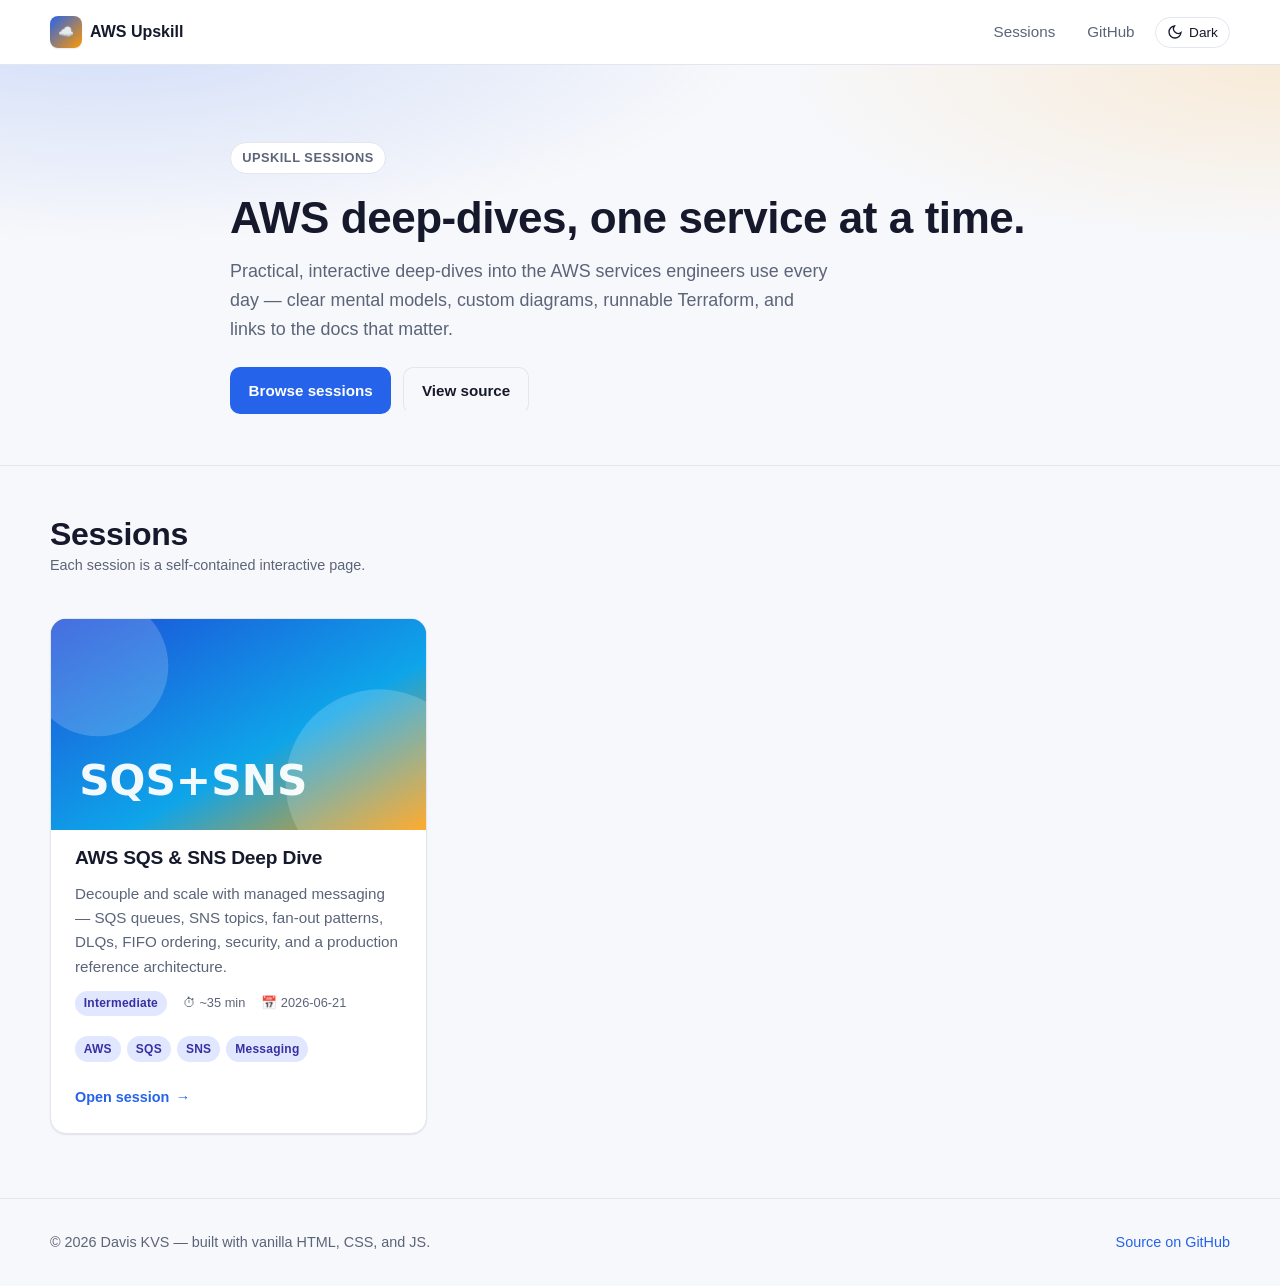
<file: index.html>
<!DOCTYPE html>
<html lang="en">
<head>
  <meta charset="UTF-8" />
  <meta name="viewport" content="width=device-width, initial-scale=1" />
  <title>AWS Upskill Sessions — Davis KVS</title>
  <meta name="description" content="Interactive learning sessions on AWS cloud infrastructure — SQS, SNS, and more." />
  <meta name="color-scheme" content="light dark" />
  <link rel="stylesheet" href="./assets/css/shared.css" />
  <link rel="stylesheet" href="./assets/css/home.css" />
  <link rel="icon" href='data:image/svg+xml;utf8,<svg xmlns="http://www.w3.org/2000/svg" viewBox="0 0 64 64"><rect width="64" height="64" rx="14" fill="%23ff9900"/><text x="50%" y="56%" font-family="Arial" font-size="28" font-weight="800" text-anchor="middle" fill="white">AWS</text></svg>' />
  <script src="./assets/js/shared.js" defer></script>
  <script src="./assets/js/home.js" defer></script>
</head>
<body>
  <a href="#main" class="sr-only">Skip to main content</a>
  <header class="site-header">
    <div class="container site-header__inner">
      <a class="brand" href="./">
        <span class="brand__logo" aria-hidden="true">☁️</span>
        <span>AWS Upskill</span>
      </a>
      <nav class="nav" aria-label="Primary">
        <a href="#sessions">Sessions</a>
        <a href="https://github.com/daviskeyvalue/daviskvs.github.io" rel="noopener" target="_blank">GitHub</a>
        <button class="theme-toggle" type="button" aria-pressed="false" aria-label="Toggle color theme">
          <svg viewBox="0 0 24 24" fill="none" stroke="currentColor" stroke-width="2" aria-hidden="true">
            <path d="M21 12.79A9 9 0 1 1 11.21 3a7 7 0 0 0 9.79 9.79z"></path>
          </svg>
          <span class="theme-toggle__label">Dark</span>
        </button>
      </nav>
    </div>
  </header>
  <main id="main">
    <section class="hero">
      <div class="container hero__inner">
        <span class="hero__eyebrow">Upskill Sessions</span>
        <h1 class="hero__title">AWS deep-dives, one service at a time.</h1>
        <p class="hero__lede">Practical, interactive deep-dives into the AWS services engineers use every day — clear mental models, custom diagrams, runnable Terraform, and links to the docs that matter.</p>
        <div class="hero__actions">
          <a class="btn btn--primary" href="#sessions">Browse sessions</a>
          <a class="btn btn--ghost" href="https://github.com/daviskeyvalue/daviskvs.github.io" rel="noopener" target="_blank">View source</a>
        </div>
      </div>
    </section>
    <section id="sessions" class="container">
      <div class="section-head">
        <div>
          <h2>Sessions</h2>
          <p class="section-head__meta">Each session is a self-contained interactive page.</p>
        </div>
      </div>
      <div id="tile-grid" class="tile-grid" aria-live="polite">
        <noscript>
          <div class="empty">Enable JavaScript to browse sessions, or open <code>sessions/</code> directly.</div>
        </noscript>
      </div>
    </section>
  </main>
  <footer class="site-footer">
    <div class="container site-footer__inner">
      <span>© <span id="year"></span> Davis KVS — built with vanilla HTML, CSS, and JS.</span>
      <span><a href="https://github.com/daviskeyvalue/daviskvs.github.io" rel="noopener" target="_blank">Source on GitHub</a></span>
    </div>
  </footer>
  <script type="application/json" id="sessions-data">
[
  {
    "id": "aws-sqs-sns-deep-dive",
    "title": "AWS SQS & SNS Deep Dive",
    "summary": "Decouple and scale with managed messaging — SQS queues, SNS topics, fan-out patterns, DLQs, FIFO ordering, security, and a production reference architecture.",
    "tags": ["AWS", "SQS", "SNS", "Messaging"],
    "path": "./sessions/aws-sqs-sns-deep-dive/",
    "level": "Intermediate",
    "duration": "~35 min",
    "updated": "2026-06-21",
    "logo": "SQS+SNS"
  }
]
  </script>
  <script>document.getElementById("year").textContent = new Date().getFullYear();</script>
</body>
</html>
</file>
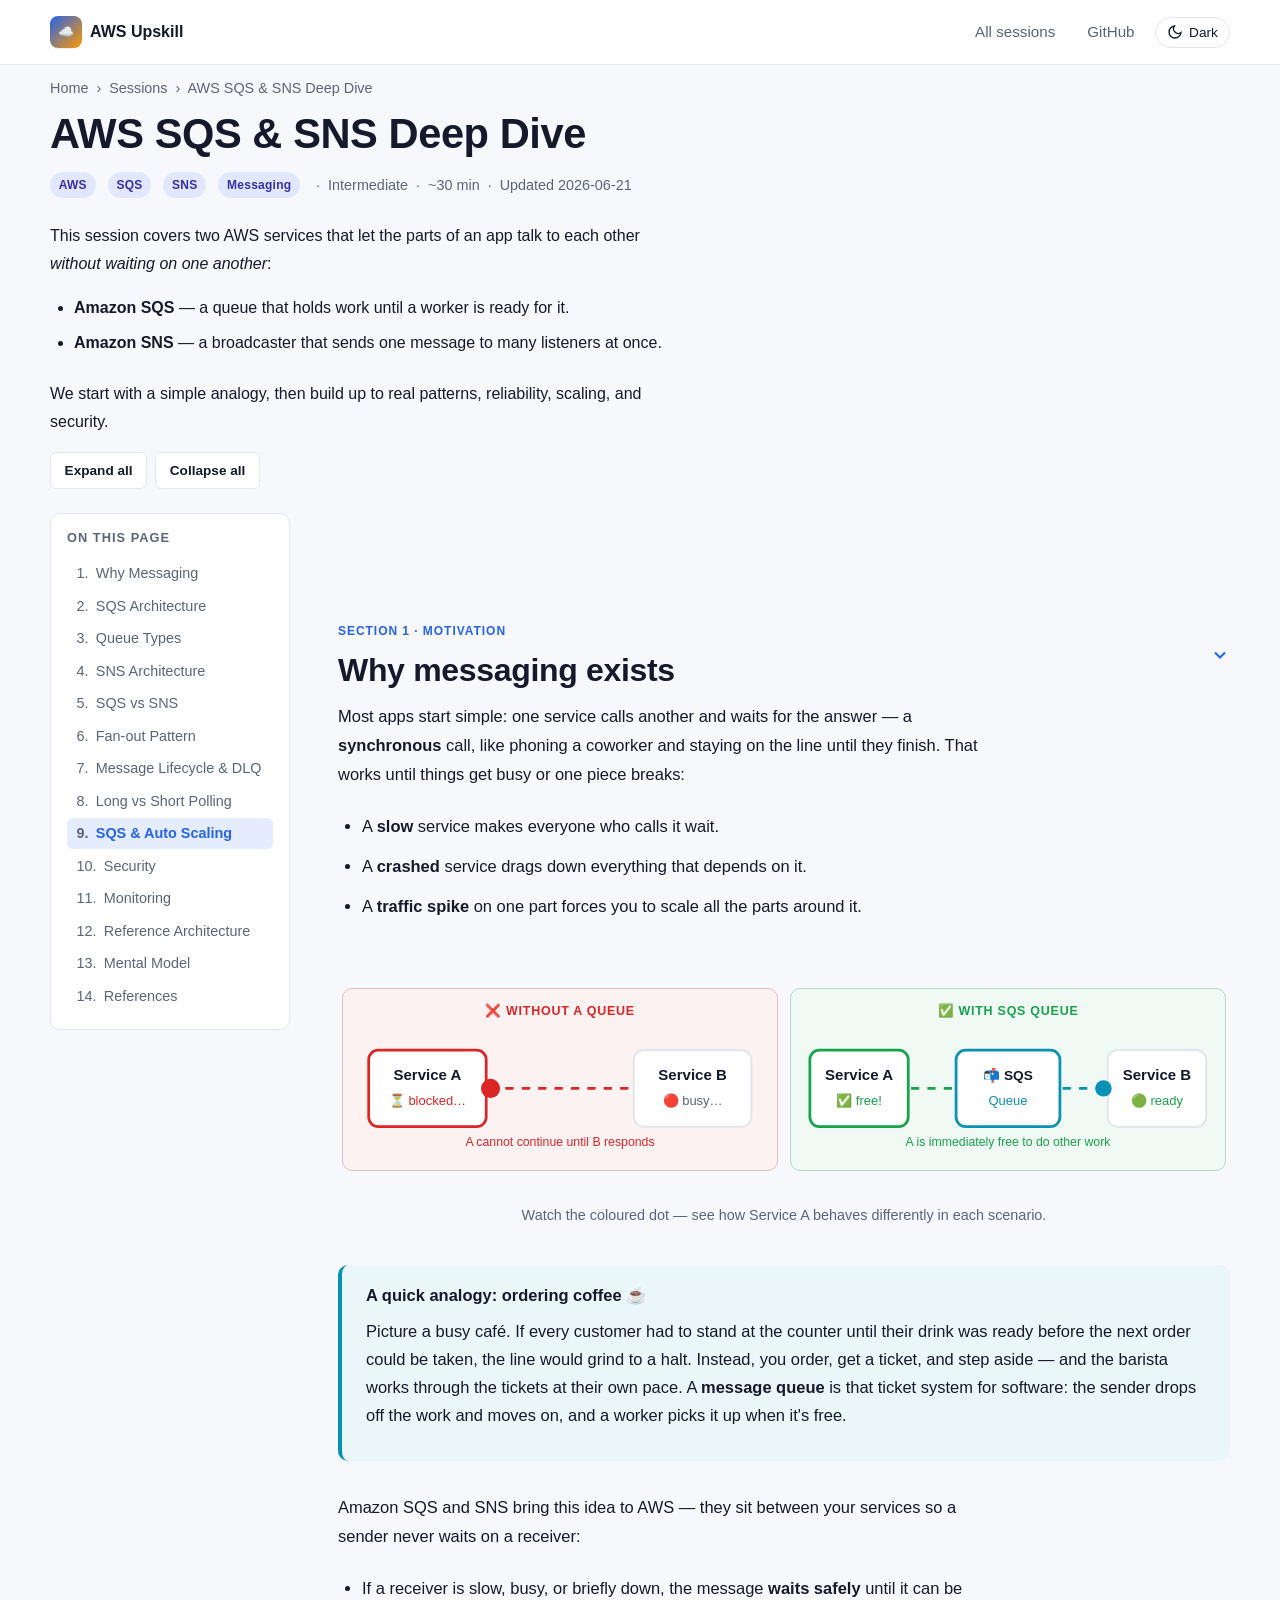
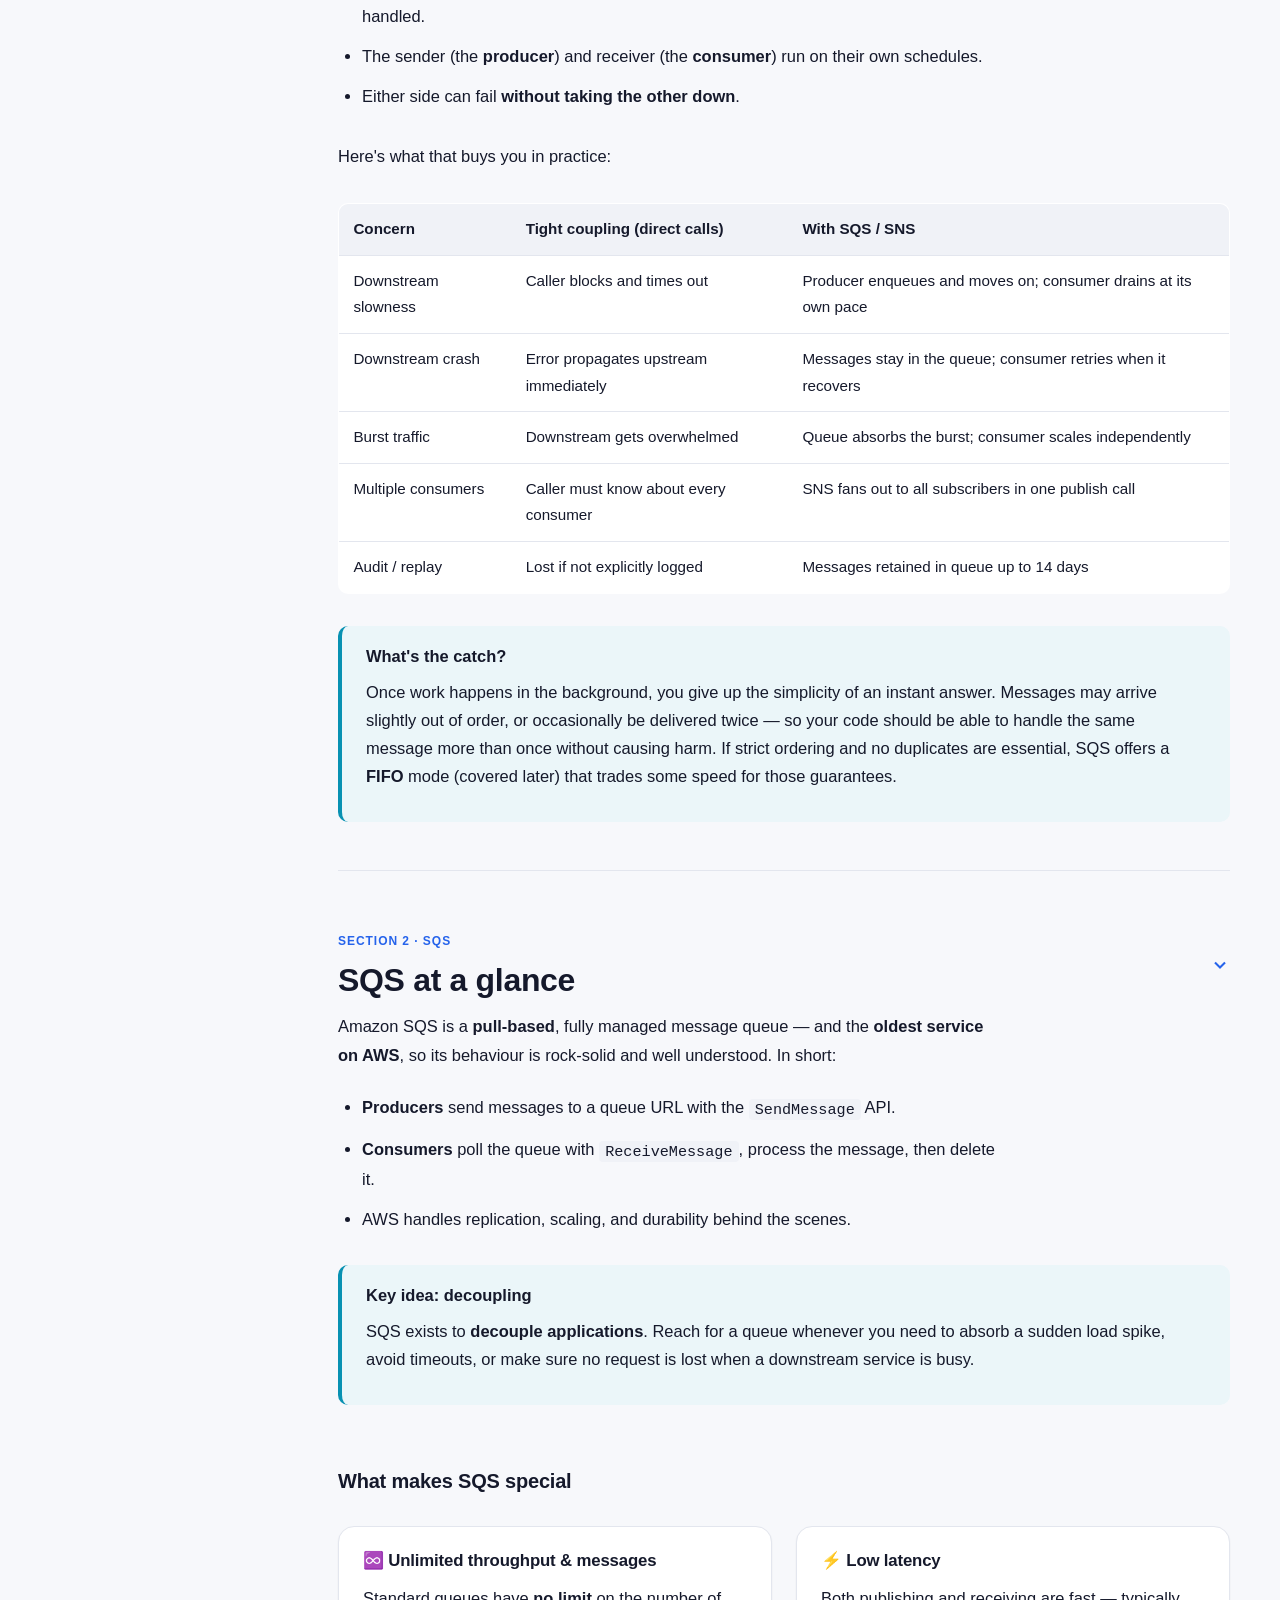
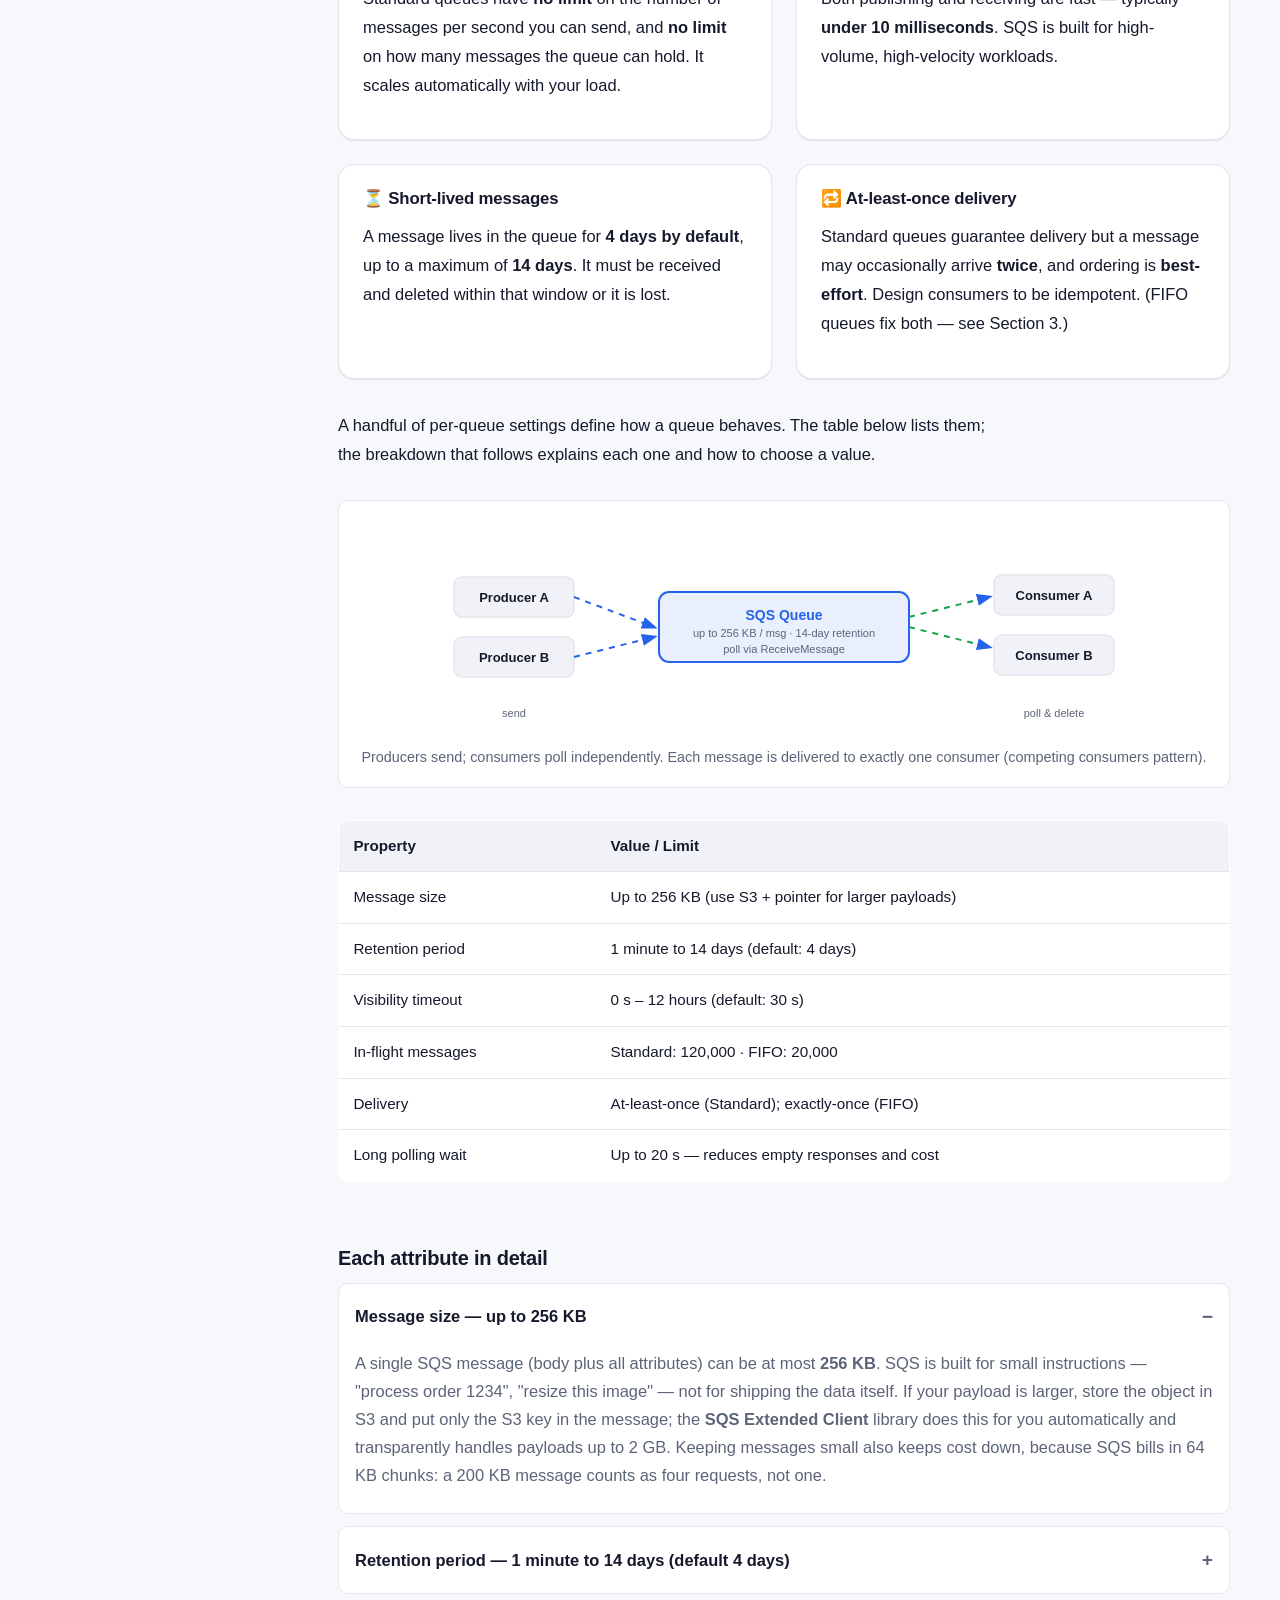
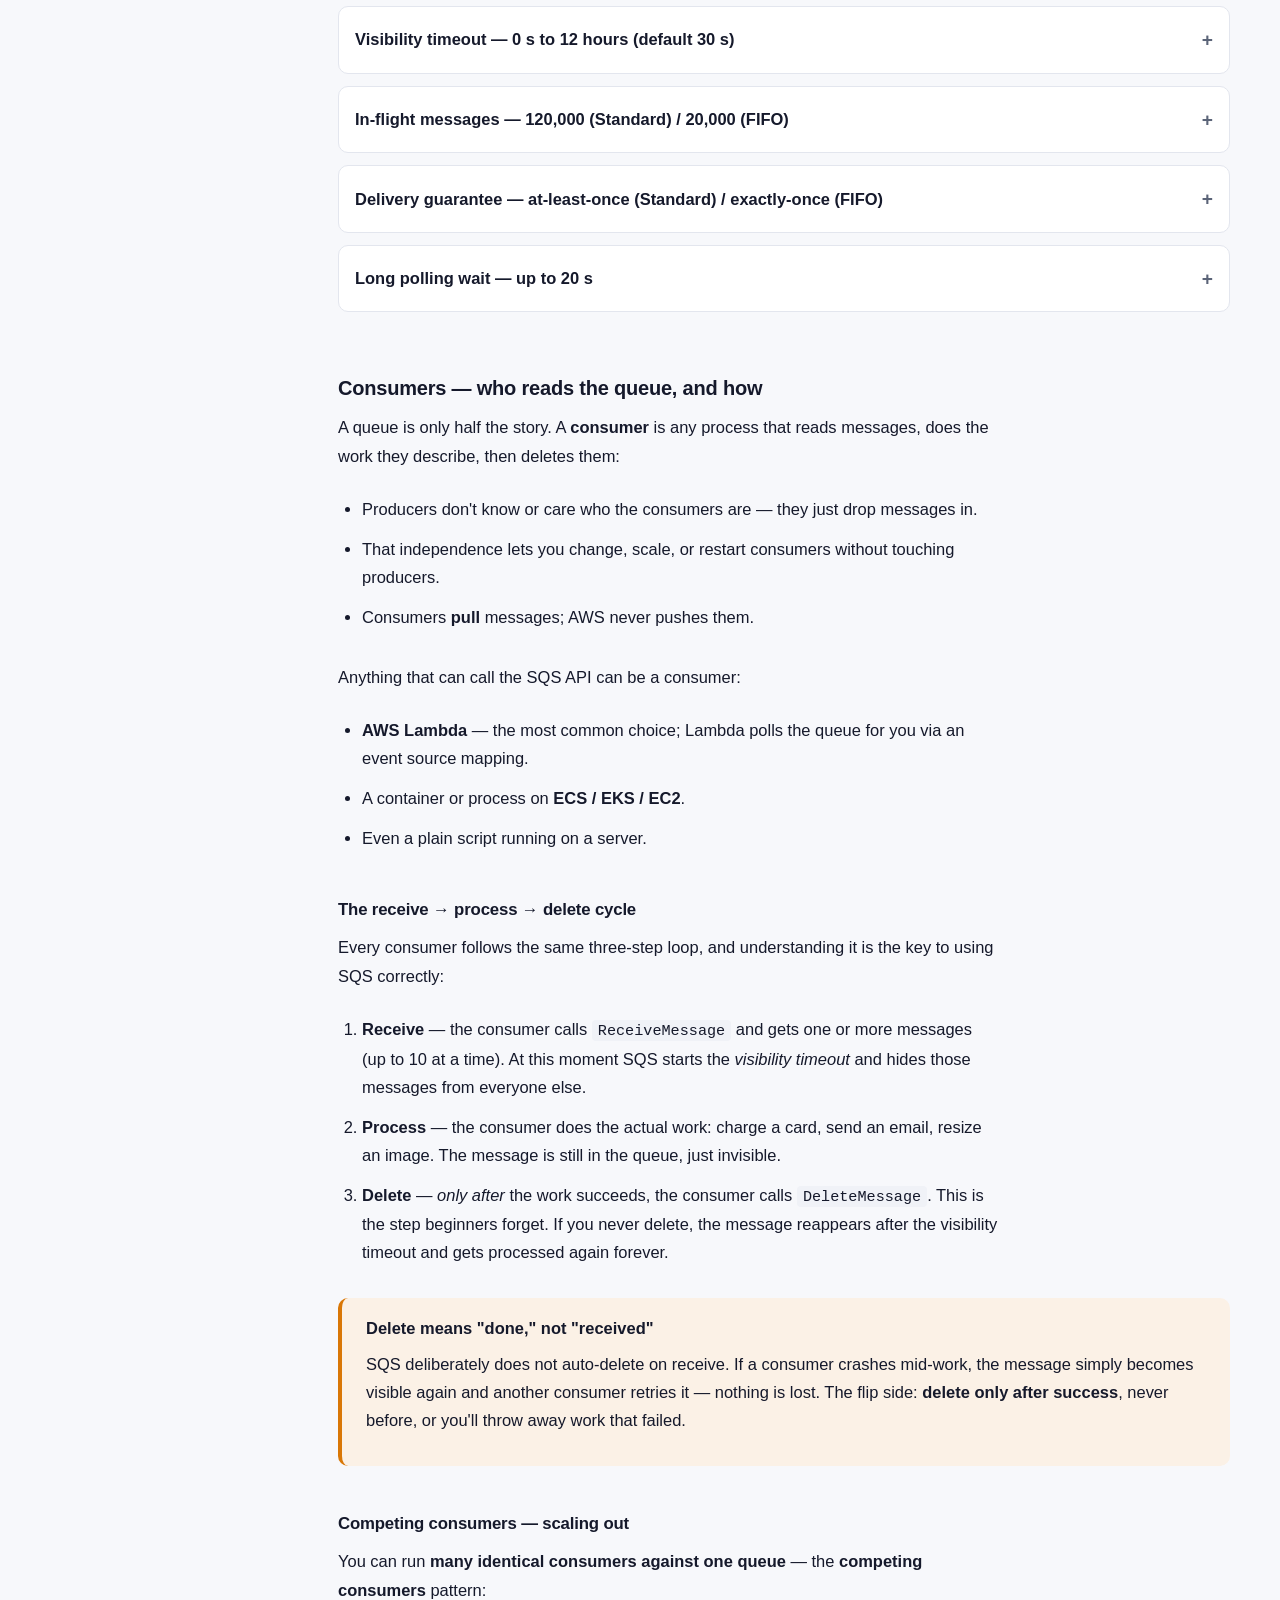
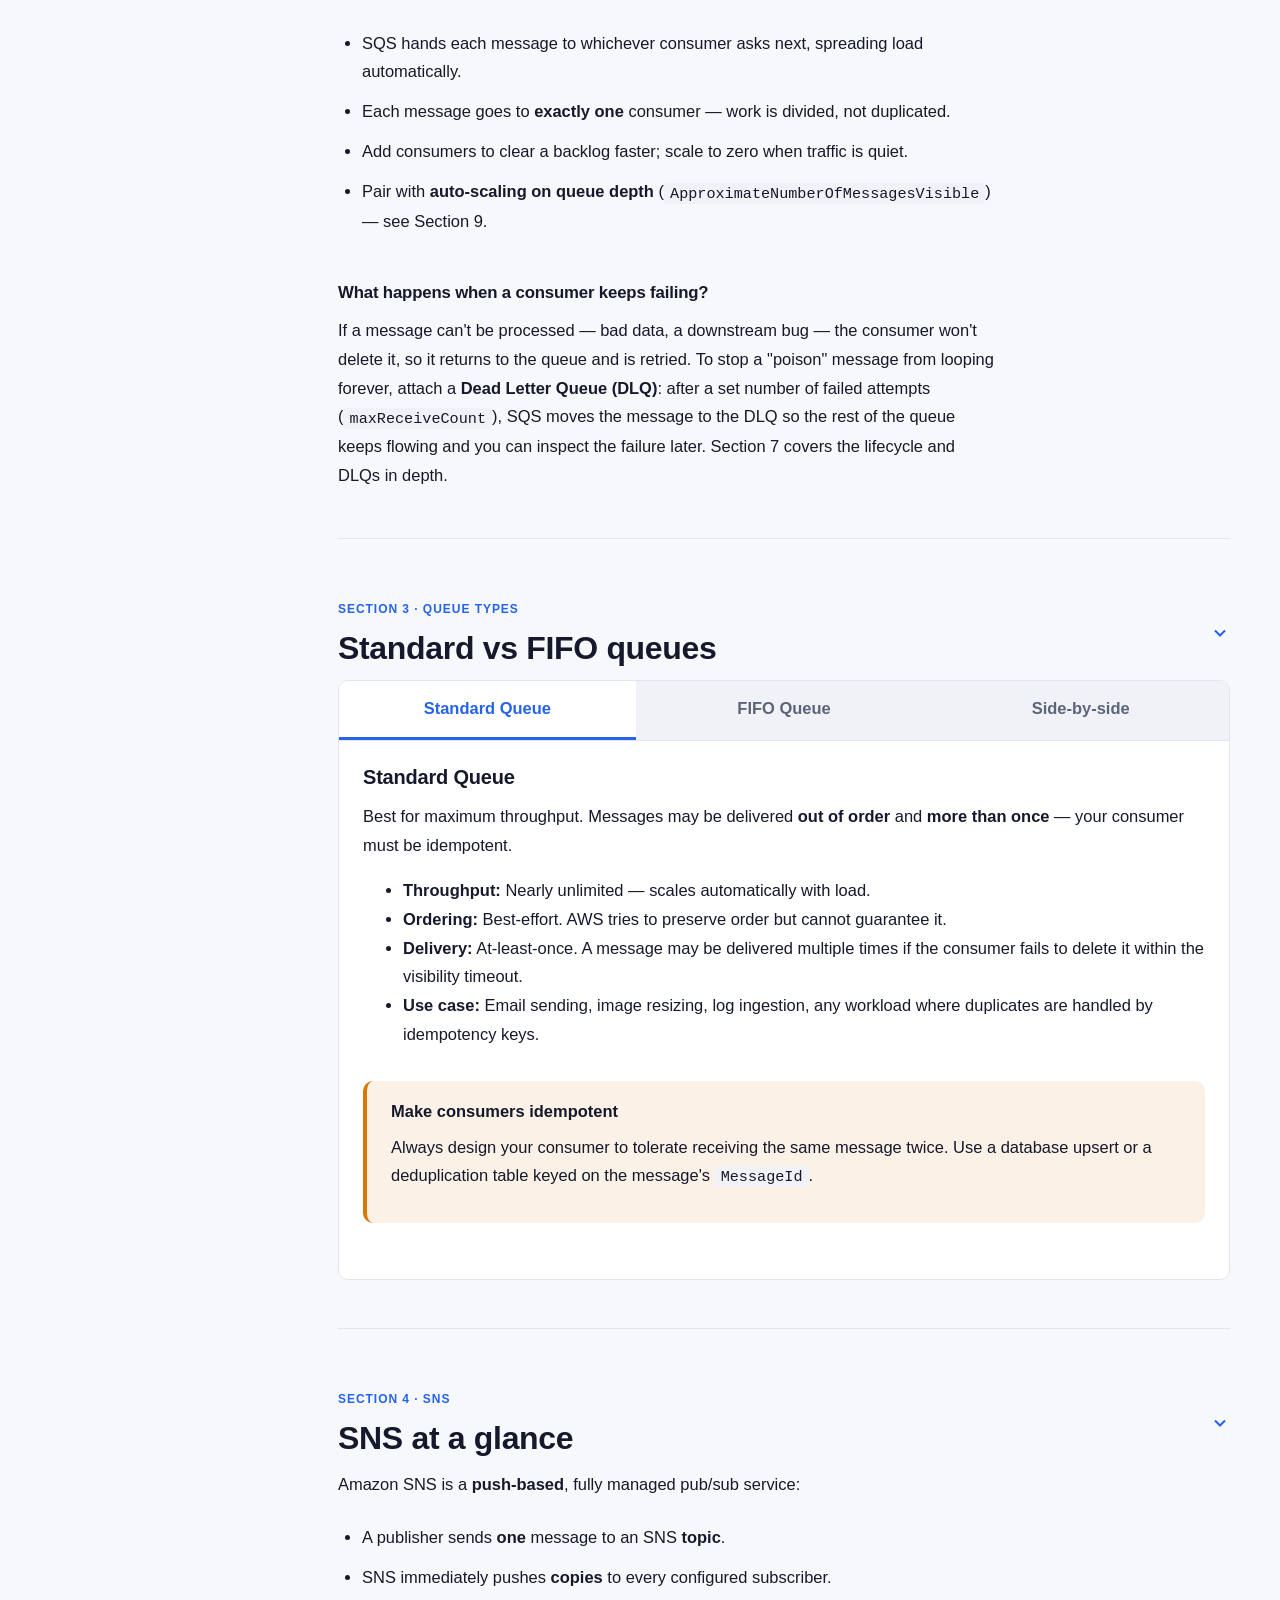
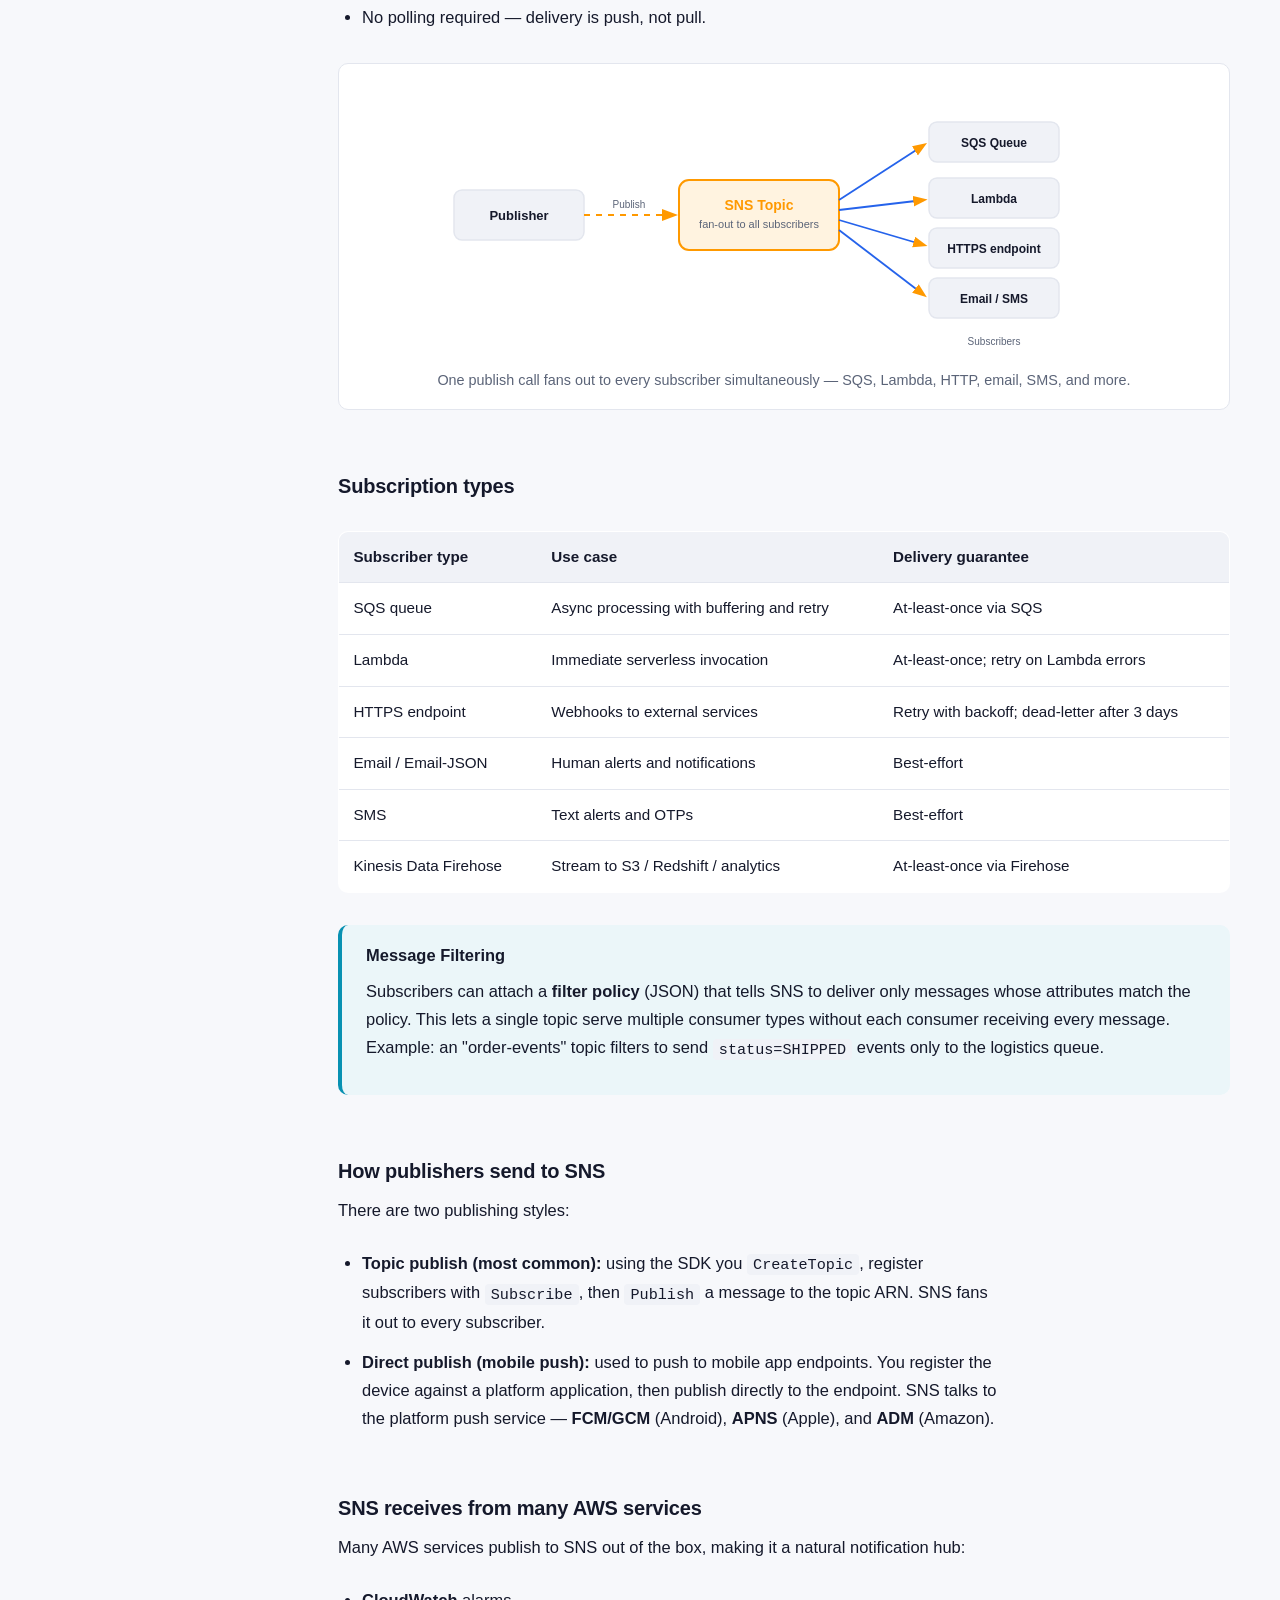
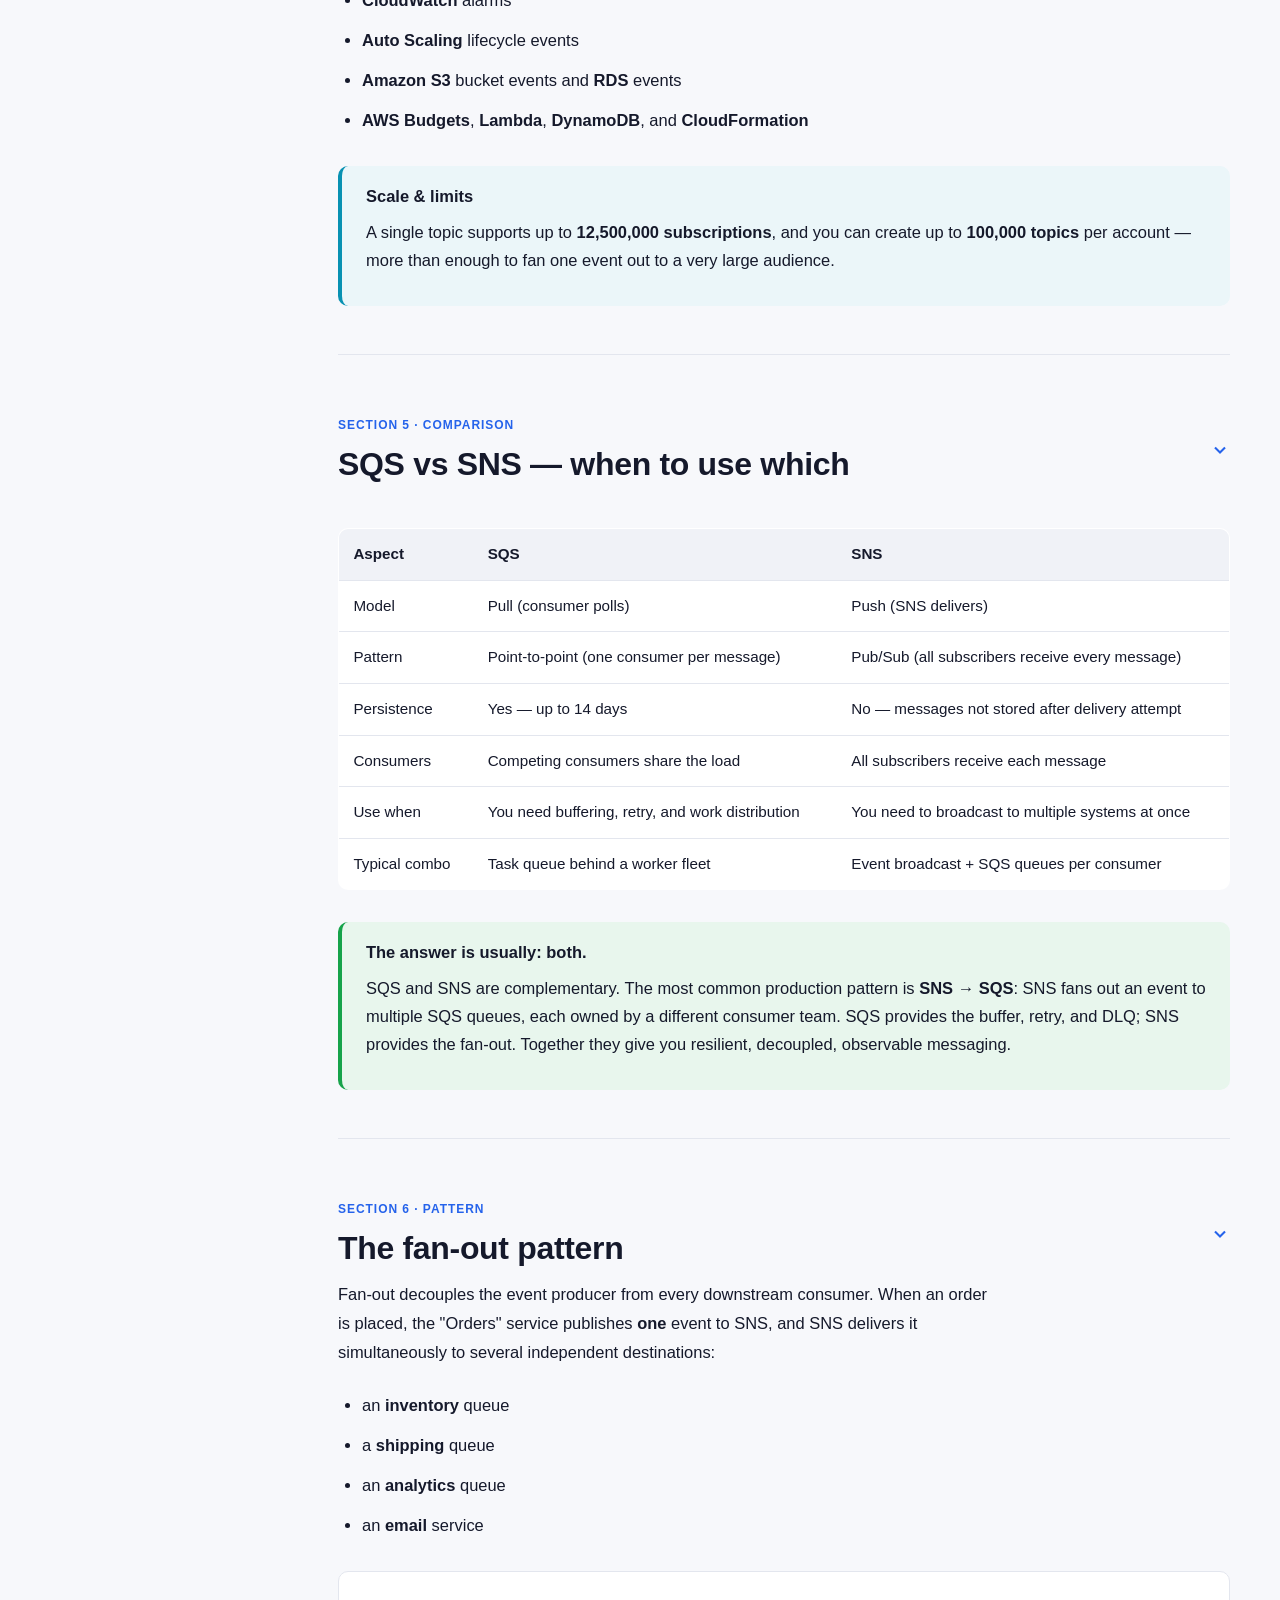
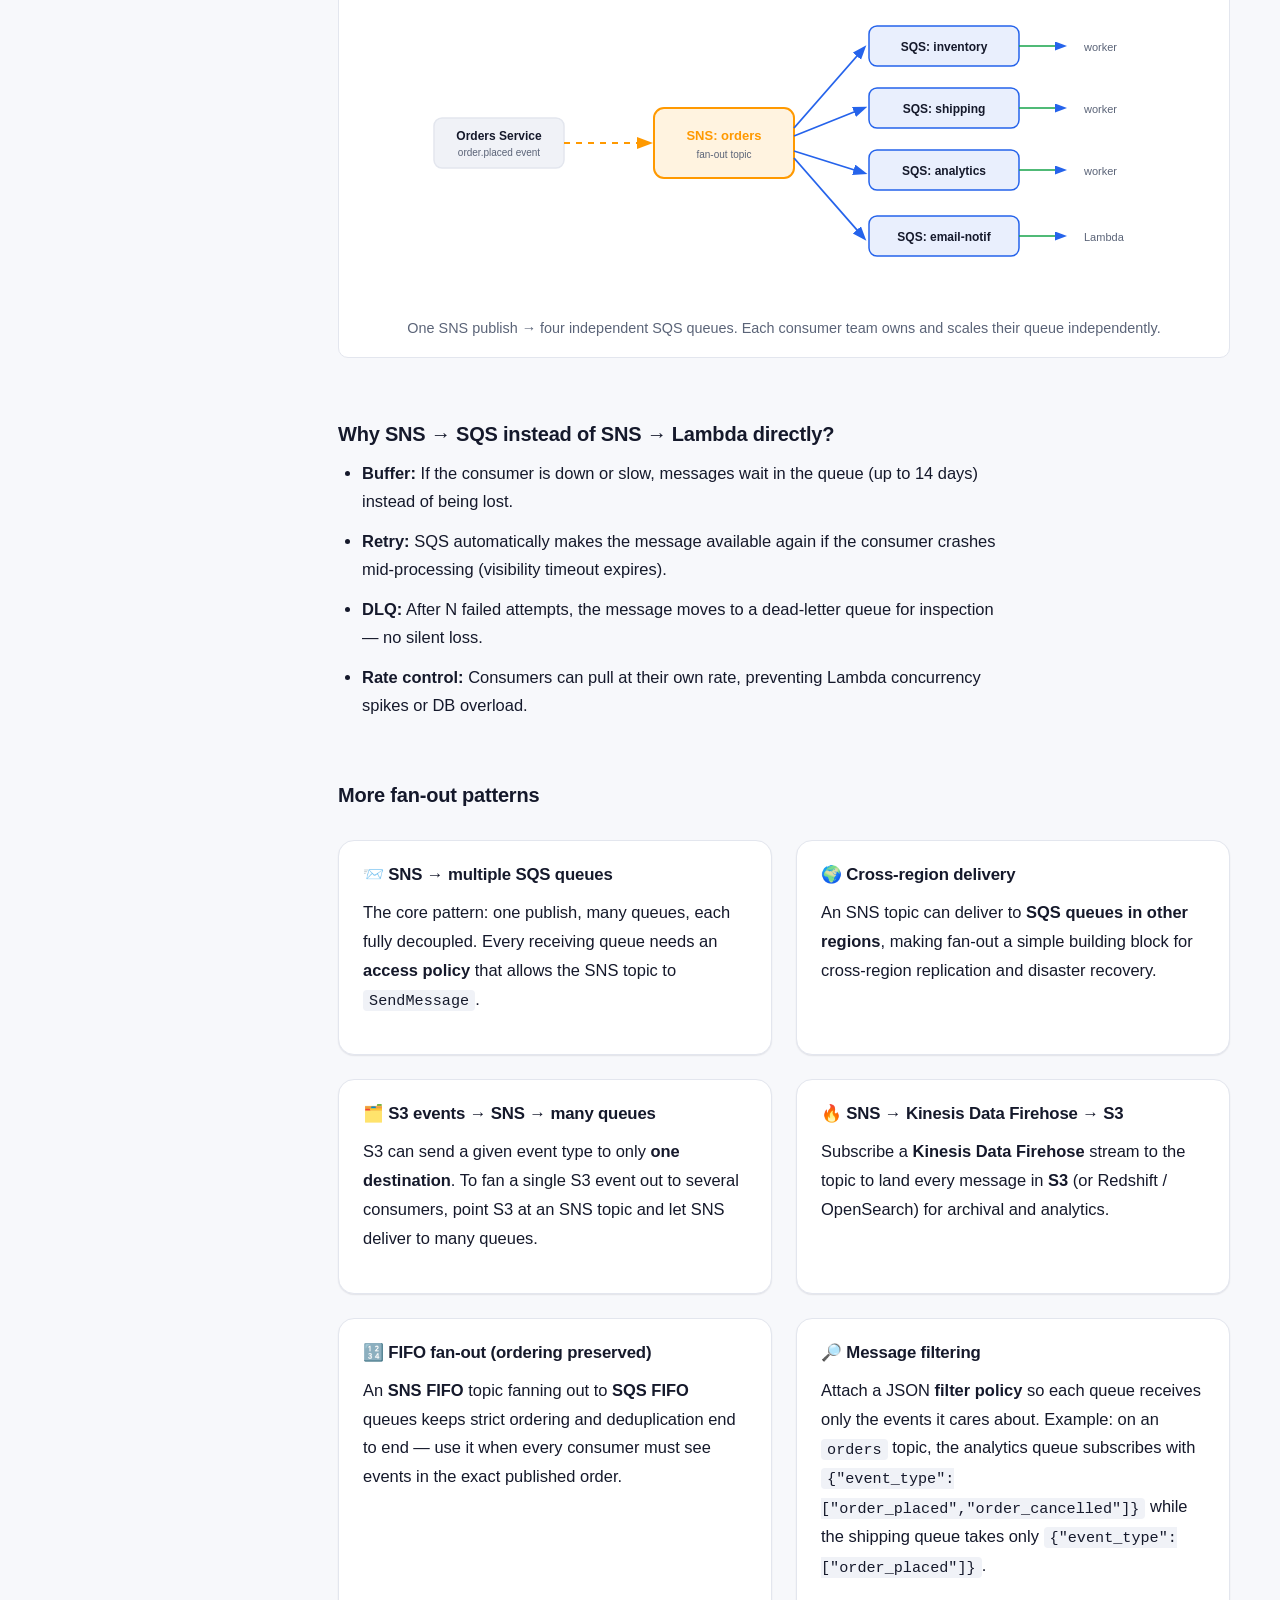
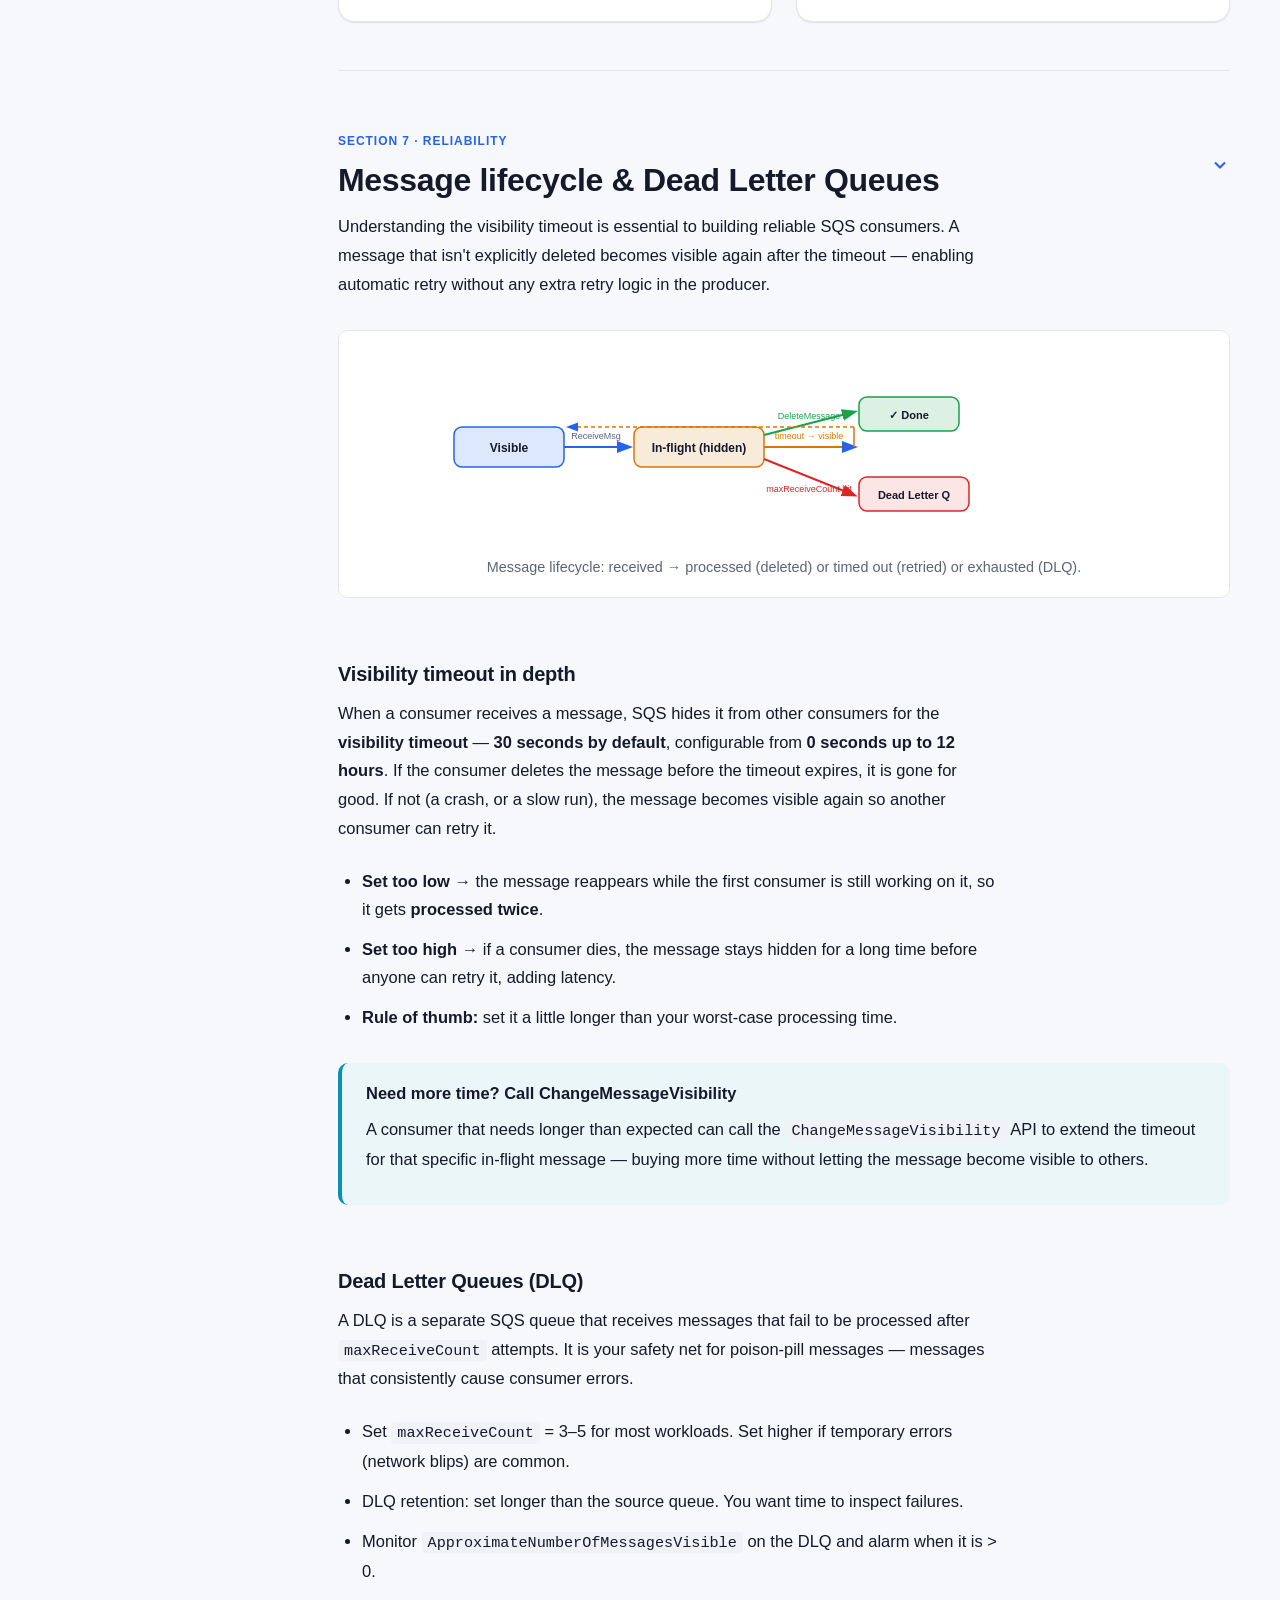
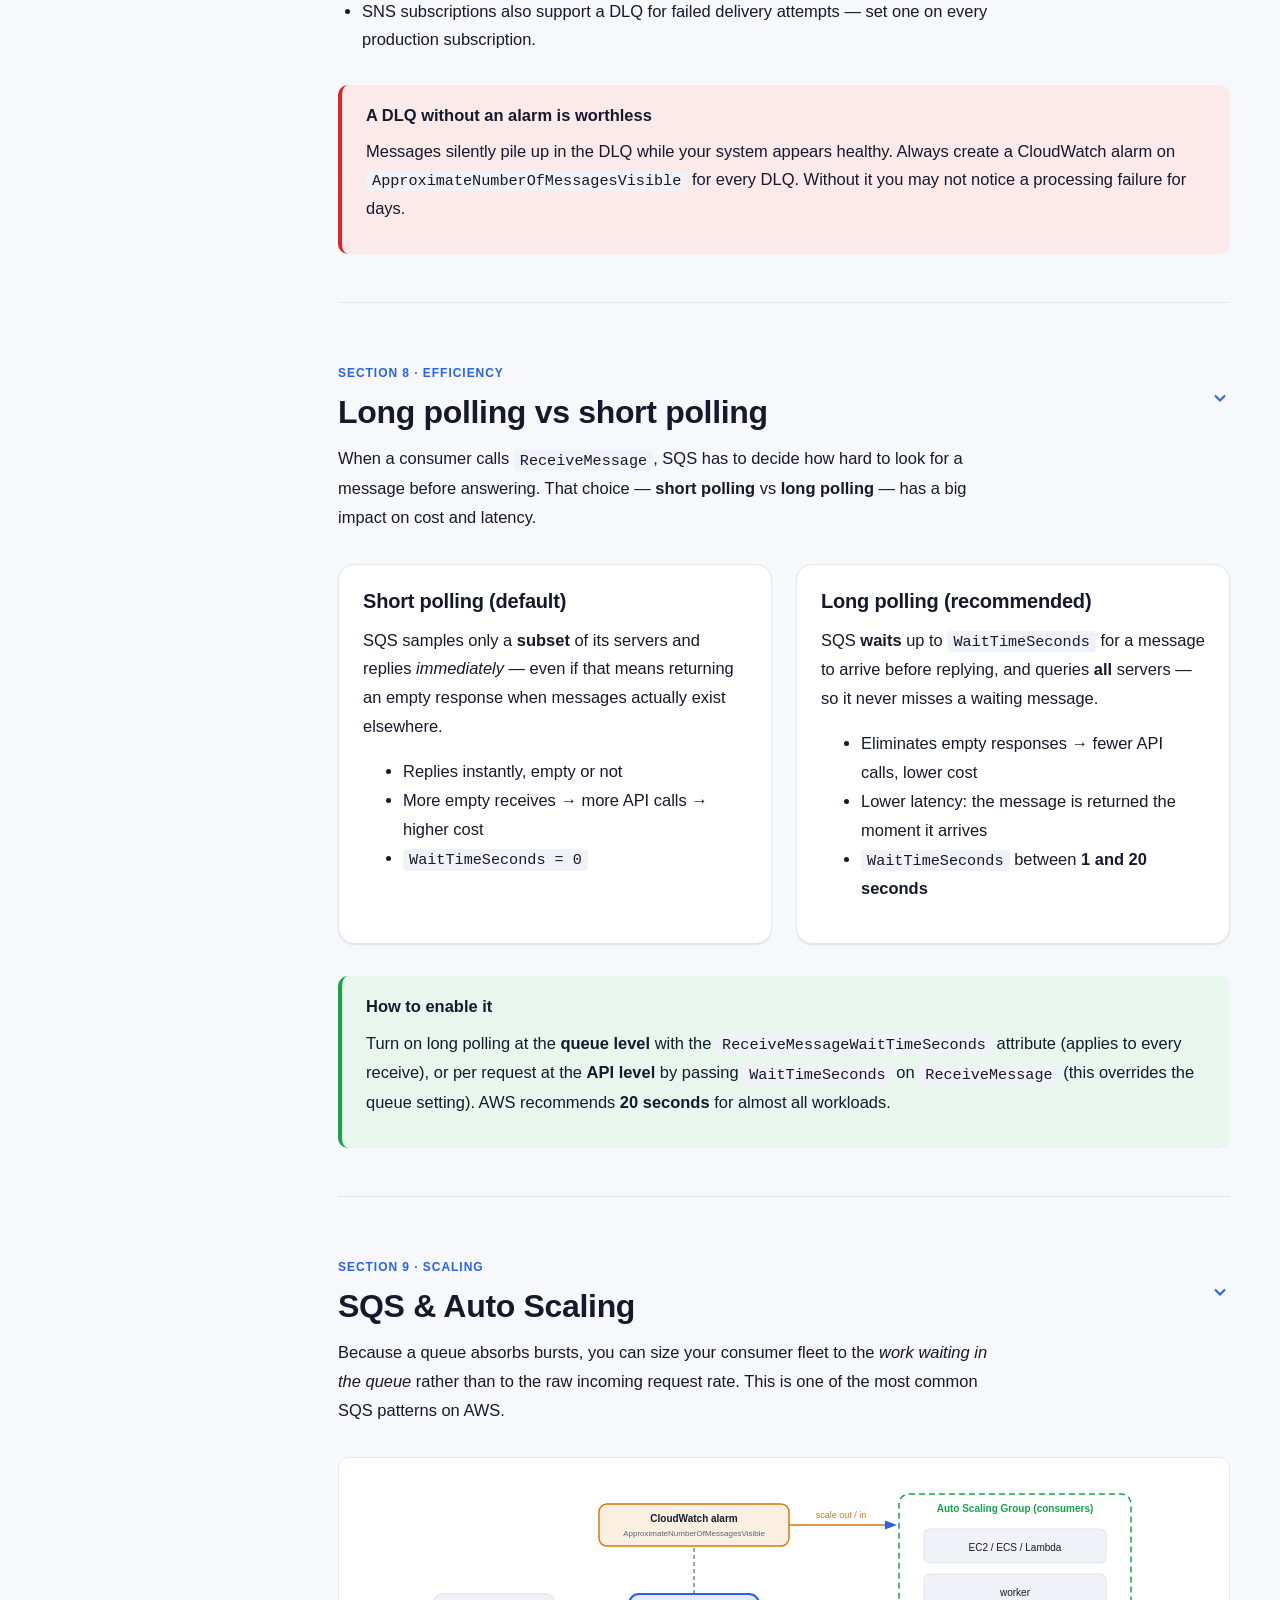
<file: sessions/aws-sqs-sns-deep-dive/index.html>
<!DOCTYPE html>
<html lang="en">
<head>
  <meta charset="UTF-8" />
  <meta name="viewport" content="width=device-width, initial-scale=1" />
  <title>AWS SQS & SNS Deep Dive · AWS Upskill</title>
  <meta name="description" content="A practical tour of Amazon SQS and SNS: decoupling, fan-out, DLQs, FIFO ordering, security, and a production reference architecture." />
  <meta name="color-scheme" content="light dark" />
  <link rel="stylesheet" href="../../assets/css/shared.css" />
  <link rel="stylesheet" href="./styles.css" />
  <link rel="icon" href='data:image/svg+xml;utf8,<svg xmlns="http://www.w3.org/2000/svg" viewBox="0 0 64 64"><rect width="64" height="64" rx="14" fill="%23ff9900"/><text x="50%" y="56%" font-family="Arial" font-size="22" font-weight="800" text-anchor="middle" fill="white">SQS</text></svg>' />
  <script src="../../assets/js/shared.js" defer></script>
  <script src="./main.js" defer></script>
</head>
<body>
  <a href="#main" class="sr-only">Skip to main content</a>
  <header class="site-header">
    <div class="container site-header__inner">
      <a class="brand" href="../../">
        <span class="brand__logo" aria-hidden="true">☁️</span>
        <span>AWS Upskill</span>
      </a>
      <nav class="nav" aria-label="Primary">
        <a href="../../">All sessions</a>
        <a href="https://github.com/daviskeyvalue/daviskvs.github.io" rel="noopener" target="_blank">GitHub</a>
        <button class="theme-toggle" type="button" aria-pressed="false" aria-label="Toggle color theme">
          <svg viewBox="0 0 24 24" fill="none" stroke="currentColor" stroke-width="2" aria-hidden="true">
            <path d="M21 12.79A9 9 0 1 1 11.21 3a7 7 0 0 0 9.79 9.79z"></path>
          </svg>
          <span class="theme-toggle__label">Dark</span>
        </button>
      </nav>
    </div>
  </header>

  <main id="main">
    <div class="container">
      <nav class="breadcrumb" aria-label="Breadcrumb">
        <a href="../../">Home</a> &nbsp;›&nbsp; Sessions &nbsp;›&nbsp; AWS SQS &amp; SNS Deep Dive
      </nav>
      <h1 class="session__title">AWS SQS &amp; SNS Deep Dive</h1>
      <div class="session__meta">
        <span class="tag">AWS</span>
        <span class="tag">SQS</span>
        <span class="tag">SNS</span>
        <span class="tag">Messaging</span>
        &nbsp;·&nbsp; Intermediate &nbsp;·&nbsp; ~30 min &nbsp;·&nbsp; Updated 2026-06-21
      </div>
      <p>This session covers two AWS services that let the parts of an app talk to each other <em>without waiting on one another</em>:</p>
      <ul>
        <li><strong>Amazon SQS</strong> — a queue that holds work until a worker is ready for it.</li>
        <li><strong>Amazon SNS</strong> — a broadcaster that sends one message to many listeners at once.</li>
      </ul>
      <p>We start with a simple analogy, then build up to real patterns, reliability, scaling, and security.</p>
    </div>

    <div class="container">
      <div class="section-controls" role="toolbar" aria-label="Section controls">
        <button class="section-controls__btn" data-action="expand-all" type="button">Expand all</button>
        <button class="section-controls__btn" data-action="collapse-all" type="button">Collapse all</button>
      </div>

      <div class="session">
        <!-- TOC -->
        <nav class="toc" aria-label="On this page">
          <h2>On this page</h2>
          <ol>
            <li><a href="#why-messaging">Why Messaging</a></li>
            <li><a href="#sqs-architecture">SQS Architecture</a></li>
            <li><a href="#queue-types">Queue Types</a></li>
            <li><a href="#sns-architecture">SNS Architecture</a></li>
            <li><a href="#sqs-vs-sns">SQS vs SNS</a></li>
            <li><a href="#fan-out">Fan-out Pattern</a></li>
            <li><a href="#message-lifecycle">Message Lifecycle &amp; DLQ</a></li>
            <li><a href="#long-polling">Long vs Short Polling</a></li>
            <li><a href="#sqs-scaling">SQS &amp; Auto Scaling</a></li>
            <li><a href="#security">Security</a></li>
            <li><a href="#monitoring">Monitoring</a></li>
            <li><a href="#reference-architecture">Reference Architecture</a></li>
            <li><a href="#mental-model">Mental Model</a></li>
            <li><a href="#references">References</a></li>
          </ol>
        </nav>

        <!-- Sections -->
        <div>

          <!-- Section 1 -->
          <section class="section" id="why-messaging">
            <details class="section__collapse" open>
              <summary>
                <div class="section__heading">
                  <span class="section__eyebrow">Section 1 · Motivation</span>
                  <h2>Why messaging exists</h2>
                </div>
                <svg class="section__chevron" width="20" height="20" viewBox="0 0 24 24" fill="none" stroke="currentColor" stroke-width="2.5" aria-hidden="true"><polyline points="9 18 15 12 9 6"/></svg>
              </summary>
              <p>Most apps start simple: one service calls another and waits for the answer — a <strong>synchronous</strong> call, like phoning a coworker and staying on the line until they finish. That works until things get busy or one piece breaks:</p>
              <ul>
                <li>A <strong>slow</strong> service makes everyone who calls it wait.</li>
                <li>A <strong>crashed</strong> service drags down everything that depends on it.</li>
                <li>A <strong>traffic spike</strong> on one part forces you to scale all the parts around it.</li>
              </ul>

              <!-- ── Animated comparison diagram ── -->
              <figure class="figure msg-anim-wrap">
                <div class="grid-2" style="gap:var(--space-3);">

                  <!-- Panel A: synchronous (no queue) -->
                  <div class="msg-anim-panel msg-anim-panel--sync">
                    <p class="msg-anim-panel__label">❌ Without a queue</p>
                    <svg viewBox="0 0 300 96" width="100%" aria-label="Service A is blocked waiting for Service B to respond" style="overflow:visible;display:block;">
                      <!-- Service A -->
                      <rect x="10" y="14" width="86" height="56" rx="7" fill="var(--color-surface)" stroke="var(--color-danger)" stroke-width="2"/>
                      <text x="53" y="36" text-anchor="middle" font-size="11" font-weight="600" fill="var(--color-text)">Service A</text>
                      <text x="53" y="54" text-anchor="middle" font-size="9.5" class="blink-anim" fill="var(--color-danger)">⏳ blocked…</text>
                      <!-- Service B -->
                      <rect x="204" y="14" width="86" height="56" rx="7" fill="var(--color-surface)" stroke="var(--color-border)" stroke-width="1.5"/>
                      <text x="247" y="36" text-anchor="middle" font-size="11" font-weight="600" fill="var(--color-text)">Service B</text>
                      <text x="247" y="54" text-anchor="middle" font-size="9.5" fill="var(--color-text-muted)">🔴 busy…</text>
                      <!-- Dashed red arrow -->
                      <line x1="98" y1="42" x2="202" y2="42" stroke="var(--color-danger)" stroke-width="2" stroke-dasharray="6 4" class="svg-flow"/>
                      <!-- Bouncing packet (goes halfway, pauses = blocked, returns) -->
                      <circle cy="42" r="7" fill="var(--color-danger)">
                        <animate attributeName="cx" values="98;150;150;98;98" keyTimes="0;0.32;0.56;0.86;1" dur="4s" repeatCount="indefinite" calcMode="spline" keySplines="0.4 0 0.6 1;0 0 1 1;0.4 0 0.6 1;0 0 1 1"/>
                      </circle>
                      <text x="150" y="84" text-anchor="middle" font-size="9" fill="var(--color-danger)">A cannot continue until B responds</text>
                    </svg>
                  </div>

                  <!-- Panel B: asynchronous (with SQS) -->
                  <div class="msg-anim-panel msg-anim-panel--async">
                    <p class="msg-anim-panel__label">✅ With SQS queue</p>
                    <svg viewBox="0 0 300 96" width="100%" aria-label="Service A drops a message in the queue and is immediately free" style="overflow:visible;display:block;">
                      <!-- Service A -->
                      <rect x="5" y="14" width="72" height="56" rx="7" fill="var(--color-surface)" stroke="var(--color-success)" stroke-width="2"/>
                      <text x="41" y="36" text-anchor="middle" font-size="11" font-weight="600" fill="var(--color-text)">Service A</text>
                      <text x="41" y="54" text-anchor="middle" font-size="9.5" fill="var(--color-success)">✅ free!</text>
                      <!-- SQS Queue -->
                      <rect x="112" y="14" width="76" height="56" rx="7" fill="var(--color-surface)" stroke="var(--color-info)" stroke-width="2"/>
                      <text x="150" y="36" text-anchor="middle" font-size="10" font-weight="600" fill="var(--color-text)">📬 SQS</text>
                      <text x="150" y="54" text-anchor="middle" font-size="9.5" fill="var(--color-info)">Queue</text>
                      <!-- Service B -->
                      <rect x="223" y="14" width="72" height="56" rx="7" fill="var(--color-surface)" stroke="var(--color-border)" stroke-width="1.5"/>
                      <text x="259" y="36" text-anchor="middle" font-size="11" font-weight="600" fill="var(--color-text)">Service B</text>
                      <text x="259" y="54" text-anchor="middle" font-size="9.5" fill="var(--color-success)">🟢 ready</text>
                      <!-- Arrow A → Queue -->
                      <line x1="79" y1="42" x2="110" y2="42" stroke="var(--color-success)" stroke-width="2" stroke-dasharray="5 4" class="svg-flow"/>
                      <!-- Arrow Queue → B -->
                      <line x1="190" y1="42" x2="221" y2="42" stroke="var(--color-info)" stroke-width="2" stroke-dasharray="5 4" class="svg-flow"/>
                      <!-- Packet 1: A → Queue (drops in, then vanishes) -->
                      <circle cy="42" r="6" fill="var(--color-success)">
                        <animate attributeName="cx" values="79;113;79;79" keyTimes="0;0.24;0.26;1" dur="5s" repeatCount="indefinite" calcMode="spline" keySplines="0.4 0 0.6 1;0 0 1 1;0 0 1 1"/>
                        <animate attributeName="opacity" values="1;0;0;0" keyTimes="0;0.27;0.30;1" dur="5s" repeatCount="indefinite"/>
                      </circle>
                      <!-- Packet 2: Queue → B (appears, flows out to B) -->
                      <circle cy="42" r="6" fill="var(--color-info)">
                        <animate attributeName="cx" values="190;190;223;190" keyTimes="0;0.45;0.72;1" dur="5s" repeatCount="indefinite" calcMode="spline" keySplines="0 0 1 1;0.4 0 0.6 1;0 0 1 1"/>
                        <animate attributeName="opacity" values="0;0;1;1;0;0" keyTimes="0;0.43;0.46;0.72;0.77;1" dur="5s" repeatCount="indefinite"/>
                      </circle>
                      <text x="150" y="84" text-anchor="middle" font-size="9" fill="var(--color-success)">A is immediately free to do other work</text>
                    </svg>
                  </div>

                </div>
                <figcaption>Watch the coloured dot — see how Service A behaves differently in each scenario.</figcaption>
              </figure>

              <div class="callout">
                <p class="callout__title">A quick analogy: ordering coffee ☕</p>
                <p>Picture a busy café. If every customer had to stand at the counter until their drink was ready before the next order could be taken, the line would grind to a halt. Instead, you order, get a ticket, and step aside — and the barista works through the tickets at their own pace. A <strong>message queue</strong> is that ticket system for software: the sender drops off the work and moves on, and a worker picks it up when it's free.</p>
              </div>
              <p>Amazon SQS and SNS bring this idea to AWS — they sit between your services so a sender never waits on a receiver:</p>
              <ul>
                <li>If a receiver is slow, busy, or briefly down, the message <strong>waits safely</strong> until it can be handled.</li>
                <li>The sender (the <strong>producer</strong>) and receiver (the <strong>consumer</strong>) run on their own schedules.</li>
                <li>Either side can fail <strong>without taking the other down</strong>.</li>
              </ul>
              <p>Here's what that buys you in practice:</p>
              <div class="table-wrap">
                <table class="data">
                  <thead><tr><th>Concern</th><th>Tight coupling (direct calls)</th><th>With SQS / SNS</th></tr></thead>
                  <tbody>
                    <tr><td>Downstream slowness</td><td>Caller blocks and times out</td><td>Producer enqueues and moves on; consumer drains at its own pace</td></tr>
                    <tr><td>Downstream crash</td><td>Error propagates upstream immediately</td><td>Messages stay in the queue; consumer retries when it recovers</td></tr>
                    <tr><td>Burst traffic</td><td>Downstream gets overwhelmed</td><td>Queue absorbs the burst; consumer scales independently</td></tr>
                    <tr><td>Multiple consumers</td><td>Caller must know about every consumer</td><td>SNS fans out to all subscribers in one publish call</td></tr>
                    <tr><td>Audit / replay</td><td>Lost if not explicitly logged</td><td>Messages retained in queue up to 14 days</td></tr>
                  </tbody>
                </table>
              </div>
              <div class="callout">
                <p class="callout__title">What's the catch?</p>
                <p>Once work happens in the background, you give up the simplicity of an instant answer. Messages may arrive slightly out of order, or occasionally be delivered twice — so your code should be able to handle the same message more than once without causing harm. If strict ordering and no duplicates are essential, SQS offers a <strong>FIFO</strong> mode (covered later) that trades some speed for those guarantees.</p>
              </div>
            </details>
          </section>

          <!-- Section 2 -->
          <section class="section" id="sqs-architecture">
            <details class="section__collapse" open>
              <summary>
                <div class="section__heading">
                  <span class="section__eyebrow">Section 2 · SQS</span>
                  <h2>SQS at a glance</h2>
                </div>
                <svg class="section__chevron" width="20" height="20" viewBox="0 0 24 24" fill="none" stroke="currentColor" stroke-width="2.5" aria-hidden="true"><polyline points="9 18 15 12 9 6"/></svg>
              </summary>
              <p>Amazon SQS is a <strong>pull-based</strong>, fully managed message queue — and the <strong>oldest service on AWS</strong>, so its behaviour is rock-solid and well understood. In short:</p>
              <ul>
                <li><strong>Producers</strong> send messages to a queue URL with the <code>SendMessage</code> API.</li>
                <li><strong>Consumers</strong> poll the queue with <code>ReceiveMessage</code>, process the message, then delete it.</li>
                <li>AWS handles replication, scaling, and durability behind the scenes.</li>
              </ul>
              <div class="callout">
                <p class="callout__title">Key idea: decoupling</p>
                <p>SQS exists to <strong>decouple applications</strong>. Reach for a queue whenever you need to absorb a sudden load spike, avoid timeouts, or make sure no request is lost when a downstream service is busy.</p>
              </div>

              <h3>What makes SQS special</h3>
              <div class="grid-2">
                <div class="card">
                  <h4 style="margin-top:0;">♾️ Unlimited throughput &amp; messages</h4>
                  <p>Standard queues have <strong>no limit</strong> on the number of messages per second you can send, and <strong>no limit</strong> on how many messages the queue can hold. It scales automatically with your load.</p>
                </div>
                <div class="card">
                  <h4 style="margin-top:0;">⚡ Low latency</h4>
                  <p>Both publishing and receiving are fast — typically <strong>under 10 milliseconds</strong>. SQS is built for high-volume, high-velocity workloads.</p>
                </div>
                <div class="card">
                  <h4 style="margin-top:0;">⏳ Short-lived messages</h4>
                  <p>A message lives in the queue for <strong>4 days by default</strong>, up to a maximum of <strong>14 days</strong>. It must be received and deleted within that window or it is lost.</p>
                </div>
                <div class="card">
                  <h4 style="margin-top:0;">🔁 At-least-once delivery</h4>
                  <p>Standard queues guarantee delivery but a message may occasionally arrive <strong>twice</strong>, and ordering is <strong>best-effort</strong>. Design consumers to be idempotent. (FIFO queues fix both — see Section 3.)</p>
                </div>
              </div>

              <p>A handful of per-queue settings define how a queue behaves. The table below lists them; the breakdown that follows explains each one and how to choose a value.</p>

              <figure class="figure">
                <svg viewBox="0 0 700 220" xmlns="http://www.w3.org/2000/svg" role="img" aria-label="SQS architecture diagram" style="max-width:700px;margin:0 auto;">
                  <defs>
                    <marker id="arr" markerWidth="8" markerHeight="8" refX="6" refY="3" orient="auto"><path d="M0,0 L0,6 L8,3 z" fill="var(--color-primary)"/></marker>
                  </defs>
                  <!-- Producers -->
                  <rect x="20" y="60" width="120" height="40" rx="8" fill="var(--color-surface-2)" stroke="var(--color-border)" stroke-width="1.5"/>
                  <text x="80" y="85" text-anchor="middle" font-size="13" fill="var(--color-text)" font-weight="600">Producer A</text>
                  <rect x="20" y="120" width="120" height="40" rx="8" fill="var(--color-surface-2)" stroke="var(--color-border)" stroke-width="1.5"/>
                  <text x="80" y="145" text-anchor="middle" font-size="13" fill="var(--color-text)" font-weight="600">Producer B</text>
                  <!-- Arrow in -->
                  <line x1="140" y1="80" x2="220" y2="110" stroke="var(--color-primary)" stroke-width="2" marker-end="url(#arr)" class="svg-flow"/>
                  <line x1="140" y1="140" x2="220" y2="120" stroke="var(--color-primary)" stroke-width="2" marker-end="url(#arr)" class="svg-flow"/>
                  <!-- SQS Queue -->
                  <rect x="225" y="75" width="250" height="70" rx="10" fill="color-mix(in srgb,var(--color-primary) 10%,var(--color-surface))" stroke="var(--color-primary)" stroke-width="2"/>
                  <text x="350" y="103" text-anchor="middle" font-size="14" fill="var(--color-primary)" font-weight="700">SQS Queue</text>
                  <text x="350" y="120" text-anchor="middle" font-size="11" fill="var(--color-text-muted)">up to 256 KB / msg · 14-day retention</text>
                  <text x="350" y="136" text-anchor="middle" font-size="11" fill="var(--color-text-muted)">poll via ReceiveMessage</text>
                  <!-- Arrow out -->
                  <line x1="475" y1="100" x2="555" y2="80" stroke="var(--color-success)" stroke-width="2" marker-end="url(#arr)" class="svg-flow"/>
                  <line x1="475" y1="110" x2="555" y2="130" stroke="var(--color-success)" stroke-width="2" marker-end="url(#arr)" class="svg-flow"/>
                  <!-- Consumers -->
                  <rect x="560" y="58" width="120" height="40" rx="8" fill="var(--color-surface-2)" stroke="var(--color-border)" stroke-width="1.5"/>
                  <text x="620" y="83" text-anchor="middle" font-size="13" fill="var(--color-text)" font-weight="600">Consumer A</text>
                  <rect x="560" y="118" width="120" height="40" rx="8" fill="var(--color-surface-2)" stroke="var(--color-border)" stroke-width="1.5"/>
                  <text x="620" y="143" text-anchor="middle" font-size="13" fill="var(--color-text)" font-weight="600">Consumer B</text>
                  <!-- Labels -->
                  <text x="80" y="200" text-anchor="middle" font-size="11" fill="var(--color-text-muted)">send</text>
                  <text x="620" y="200" text-anchor="middle" font-size="11" fill="var(--color-text-muted)">poll &amp; delete</text>
                </svg>
                <figcaption>Producers send; consumers poll independently. Each message is delivered to exactly one consumer (competing consumers pattern).</figcaption>
              </figure>

              <div class="table-wrap">
                <table class="data">
                  <thead><tr><th>Property</th><th>Value / Limit</th></tr></thead>
                  <tbody>
                    <tr><td>Message size</td><td>Up to 256 KB (use S3 + pointer for larger payloads)</td></tr>
                    <tr><td>Retention period</td><td>1 minute to 14 days (default: 4 days)</td></tr>
                    <tr><td>Visibility timeout</td><td>0 s – 12 hours (default: 30 s)</td></tr>
                    <tr><td>In-flight messages</td><td>Standard: 120,000 · FIFO: 20,000</td></tr>
                    <tr><td>Delivery</td><td>At-least-once (Standard); exactly-once (FIFO)</td></tr>
                    <tr><td>Long polling wait</td><td>Up to 20 s — reduces empty responses and cost</td></tr>
                  </tbody>
                </table>
              </div>

              <h3>Each attribute in detail</h3>
              <div class="accordion">
                <details open>
                  <summary>Message size — up to 256 KB</summary>
                  <div class="accordion__body">
                    <p>A single SQS message (body plus all attributes) can be at most <strong>256 KB</strong>. SQS is built for small instructions — "process order 1234", "resize this image" — not for shipping the data itself. If your payload is larger, store the object in S3 and put only the S3 key in the message; the <strong>SQS Extended Client</strong> library does this for you automatically and transparently handles payloads up to 2 GB. Keeping messages small also keeps cost down, because SQS bills in 64 KB chunks: a 200 KB message counts as four requests, not one.</p>
                  </div>
                </details>
                <details>
                  <summary>Retention period — 1 minute to 14 days (default 4 days)</summary>
                  <div class="accordion__body">
                    <p>How long a message survives in the queue if nobody successfully processes and deletes it. Once the timer expires, SQS drops the message automatically. The default of 4 days gives you a comfortable window to recover from an outage — if your consumers are down over a long weekend, the work is still waiting when they come back. Set it longer (up to 14 days) for low-volume queues where losing a message is costly; set it shorter for high-volume, time-sensitive data that is worthless if it isn't handled within minutes.</p>
                  </div>
                </details>
                <details>
                  <summary>Visibility timeout — 0 s to 12 hours (default 30 s)</summary>
                  <div class="accordion__body">
                    <p>When a consumer receives a message, SQS doesn't delete it — it <em>hides</em> it from other consumers for the duration of the visibility timeout. This stops two workers from processing the same message at once. The consumer must finish its work and call <code>DeleteMessage</code> before the timer runs out; if it crashes or is too slow, the message reappears and another consumer picks it up. <strong>Rule of thumb:</strong> set the visibility timeout slightly higher than your worst-case processing time (e.g. ≥ your Lambda or container task timeout). Too short and you get duplicate processing; too long and a genuinely failed message takes ages to retry.</p>
                  </div>
                </details>
                <details>
                  <summary>In-flight messages — 120,000 (Standard) / 20,000 (FIFO)</summary>
                  <div class="accordion__body">
                    <p>An "in-flight" message is one that has been received by a consumer but not yet deleted or returned to the queue (i.e. it is inside its visibility timeout). This is a hard quota on concurrency. If you hit the limit, <code>ReceiveMessage</code> returns an error and you must drain the backlog before receiving more. In practice you only approach this ceiling if consumers are far too slow or the visibility timeout is set far too high, so it doubles as a useful signal that something is wrong with throughput.</p>
                  </div>
                </details>
                <details>
                  <summary>Delivery guarantee — at-least-once (Standard) / exactly-once (FIFO)</summary>
                  <div class="accordion__body">
                    <p>Standard queues guarantee <strong>at-least-once</strong> delivery: every message arrives, but occasionally a message may be delivered more than once (a side effect of the distributed, highly available design). Your consumers must therefore be <strong>idempotent</strong> — safe to run twice for the same message, for example by recording a processed message ID and skipping repeats. FIFO queues guarantee <strong>exactly-once</strong> processing within a deduplication window and preserve strict ordering, at the cost of lower throughput. Pick Standard unless you genuinely need ordering or de-duplication.</p>
                  </div>
                </details>
                <details>
                  <summary>Long polling wait — up to 20 s</summary>
                  <div class="accordion__body">
                    <p>With <strong>short polling</strong> (wait = 0), SQS replies immediately even when the queue is empty, so a busy poll loop fires constant empty receives — each one a billable request. <strong>Long polling</strong> tells SQS to hold the connection open for up to 20 seconds and return as soon as any message arrives. This slashes empty responses, lowers cost, and reduces latency. Almost always set <code>ReceiveMessageWaitTimeSeconds</code> to 20; there is rarely a good reason not to.</p>
                  </div>
                </details>
              </div>

              <h3 id="consumers">Consumers — who reads the queue, and how</h3>
              <p>A queue is only half the story. A <strong>consumer</strong> is any process that reads messages, does the work they describe, then deletes them:</p>
              <ul>
                <li>Producers don't know or care who the consumers are — they just drop messages in.</li>
                <li>That independence lets you change, scale, or restart consumers without touching producers.</li>
                <li>Consumers <strong>pull</strong> messages; AWS never pushes them.</li>
              </ul>
              <p>Anything that can call the SQS API can be a consumer:</p>
              <ul>
                <li><strong>AWS Lambda</strong> — the most common choice; Lambda polls the queue for you via an event source mapping.</li>
                <li>A container or process on <strong>ECS / EKS / EC2</strong>.</li>
                <li>Even a plain script running on a server.</li>
              </ul>

              <h4>The receive → process → delete cycle</h4>
              <p>Every consumer follows the same three-step loop, and understanding it is the key to using SQS correctly:</p>
              <ol>
                <li><strong>Receive</strong> — the consumer calls <code>ReceiveMessage</code> and gets one or more messages (up to 10 at a time). At this moment SQS starts the <em>visibility timeout</em> and hides those messages from everyone else.</li>
                <li><strong>Process</strong> — the consumer does the actual work: charge a card, send an email, resize an image. The message is still in the queue, just invisible.</li>
                <li><strong>Delete</strong> — <em>only after</em> the work succeeds, the consumer calls <code>DeleteMessage</code>. This is the step beginners forget. If you never delete, the message reappears after the visibility timeout and gets processed again forever.</li>
              </ol>
              <div class="callout callout--warn">
                <p class="callout__title">Delete means "done," not "received"</p>
                <p>SQS deliberately does not auto-delete on receive. If a consumer crashes mid-work, the message simply becomes visible again and another consumer retries it — nothing is lost. The flip side: <strong>delete only after success</strong>, never before, or you'll throw away work that failed.</p>
              </div>

              <h4>Competing consumers — scaling out</h4>
              <p>You can run <strong>many identical consumers against one queue</strong> — the <strong>competing consumers</strong> pattern:</p>
              <ul>
                <li>SQS hands each message to whichever consumer asks next, spreading load automatically.</li>
                <li>Each message goes to <strong>exactly one</strong> consumer — work is divided, not duplicated.</li>
                <li>Add consumers to clear a backlog faster; scale to zero when traffic is quiet.</li>
                <li>Pair with <strong>auto-scaling on queue depth</strong> (<code>ApproximateNumberOfMessagesVisible</code>) — see Section 9.</li>
              </ul>

              <h4>What happens when a consumer keeps failing?</h4>
              <p>If a message can't be processed — bad data, a downstream bug — the consumer won't delete it, so it returns to the queue and is retried. To stop a "poison" message from looping forever, attach a <strong>Dead Letter Queue (DLQ)</strong>: after a set number of failed attempts (<code>maxReceiveCount</code>), SQS moves the message to the DLQ so the rest of the queue keeps flowing and you can inspect the failure later. Section 7 covers the lifecycle and DLQs in depth.</p>
            </details>
          </section>

          <!-- Section 3 -->
          <section class="section" id="queue-types">
            <details class="section__collapse" open>
              <summary>
                <div class="section__heading">
                  <span class="section__eyebrow">Section 3 · Queue types</span>
                  <h2>Standard vs FIFO queues</h2>
                </div>
                <svg class="section__chevron" width="20" height="20" viewBox="0 0 24 24" fill="none" stroke="currentColor" stroke-width="2.5" aria-hidden="true"><polyline points="9 18 15 12 9 6"/></svg>
              </summary>
              <div class="tabs">
                <div class="tabs__list" role="tablist" aria-label="Queue type comparison">
                  <button class="tabs__btn" role="tab" data-tab="standard" aria-selected="true">Standard Queue</button>
                  <button class="tabs__btn" role="tab" data-tab="fifo">FIFO Queue</button>
                  <button class="tabs__btn" role="tab" data-tab="compare">Side-by-side</button>
                </div>
                <div class="tabs__panel" data-panel="standard" role="tabpanel">
                  <h3>Standard Queue</h3>
                  <p>Best for maximum throughput. Messages may be delivered <strong>out of order</strong> and <strong>more than once</strong> — your consumer must be idempotent.</p>
                  <ul>
                    <li><strong>Throughput:</strong> Nearly unlimited — scales automatically with load.</li>
                    <li><strong>Ordering:</strong> Best-effort. AWS tries to preserve order but cannot guarantee it.</li>
                    <li><strong>Delivery:</strong> At-least-once. A message may be delivered multiple times if the consumer fails to delete it within the visibility timeout.</li>
                    <li><strong>Use case:</strong> Email sending, image resizing, log ingestion, any workload where duplicates are handled by idempotency keys.</li>
                  </ul>
                  <div class="callout callout--warn">
                    <p class="callout__title">Make consumers idempotent</p>
                    <p>Always design your consumer to tolerate receiving the same message twice. Use a database upsert or a deduplication table keyed on the message's <code>MessageId</code>.</p>
                  </div>
                </div>
                <div class="tabs__panel" data-panel="fifo" role="tabpanel" hidden>
                  <h3>FIFO Queue</h3>
                  <p>Strict ordering and exactly-once processing within a <strong>message group</strong>. Required when message order matters (financial transactions, state machines).</p>
                  <ul>
                    <li><strong>Throughput:</strong> Up to 3,000 msg/s with batching; 300 msg/s without. High-throughput FIFO mode: up to 70,000 msg/s.</li>
                    <li><strong>Ordering:</strong> Strict FIFO within each <code>MessageGroupId</code>. Different groups process in parallel.</li>
                    <li><strong>Delivery (exactly-once send):</strong> Duplicates are removed <em>at the queue level</em> within a <strong>5-minute</strong> deduplication window.</li>
                    <li><strong>Name suffix:</strong> Queue name <em>must</em> end in <code>.fifo</code>.</li>
                    <li><strong>Use case:</strong> Payment processing, order workflows, event sourcing where replay order is critical.</li>
                  </ul>
                  <div class="callout callout--ok">
                    <p class="callout__title">Message Group ID = unit of ordering</p>
                    <p>Messages with the same <code>MessageGroupId</code> are processed one at a time, in order. Use a user ID, order ID, or any natural partition key. Different groups run in parallel — no head-of-line blocking across groups.</p>
                  </div>
                  <div class="callout">
                    <p class="callout__title">Two ways to deduplicate</p>
                    <p><strong>1. Deduplication ID:</strong> you attach a <code>MessageDeduplicationId</code> to each message. If SQS sees the same ID twice within 5 minutes, the duplicate is discarded.<br>
                    <strong>2. Content-based deduplication:</strong> enable this setting and SQS computes a SHA-256 hash of the message body for you — no need to supply an ID. Identical bodies sent within 5 minutes are deduplicated automatically.</p>
                  </div>
                </div>
                <div class="tabs__panel" data-panel="compare" role="tabpanel" hidden>
                  <div class="table-wrap">
                    <table class="data">
                      <thead><tr><th>Feature</th><th>Standard</th><th>FIFO</th></tr></thead>
                      <tbody>
                        <tr><td>Throughput</td><td>Nearly unlimited</td><td>300–70,000 msg/s</td></tr>
                        <tr><td>Ordering</td><td>Best-effort</td><td>Strict per MessageGroupId</td></tr>
                        <tr><td>Delivery</td><td>At-least-once</td><td>Exactly-once (5 min window)</td></tr>
                        <tr><td>Duplicates</td><td>Possible</td><td>Rejected via deduplication ID</td></tr>
                        <tr><td>Name format</td><td>Any valid name</td><td>Must end in <code>.fifo</code></td></tr>
                        <tr><td>SNS compatible</td><td>Yes</td><td>Yes (SNS FIFO → SQS FIFO)</td></tr>
                        <tr><td>Typical use</td><td>High-volume, idempotent tasks</td><td>Ordered workflows, transactions</td></tr>
                      </tbody>
                    </table>
                  </div>
                </div>
              </div>
            </details>
          </section>

          <!-- Section 4 -->
          <section class="section" id="sns-architecture">
            <details class="section__collapse" open>
              <summary>
                <div class="section__heading">
                  <span class="section__eyebrow">Section 4 · SNS</span>
                  <h2>SNS at a glance</h2>
                </div>
                <svg class="section__chevron" width="20" height="20" viewBox="0 0 24 24" fill="none" stroke="currentColor" stroke-width="2.5" aria-hidden="true"><polyline points="9 18 15 12 9 6"/></svg>
              </summary>
              <p>Amazon SNS is a <strong>push-based</strong>, fully managed pub/sub service:</p>
              <ul>
                <li>A publisher sends <strong>one</strong> message to an SNS <strong>topic</strong>.</li>
                <li>SNS immediately pushes <strong>copies</strong> to every configured subscriber.</li>
                <li>No polling required — delivery is push, not pull.</li>
              </ul>

              <figure class="figure">
                <svg viewBox="0 0 700 280" xmlns="http://www.w3.org/2000/svg" role="img" aria-label="SNS fan-out diagram" style="max-width:700px;margin:0 auto;">
                  <defs>
                    <marker id="arr2" markerWidth="8" markerHeight="8" refX="6" refY="3" orient="auto"><path d="M0,0 L0,6 L8,3 z" fill="var(--color-accent)"/></marker>
                  </defs>
                  <!-- Publisher -->
                  <rect x="20" y="110" width="130" height="50" rx="8" fill="var(--color-surface-2)" stroke="var(--color-border)" stroke-width="1.5"/>
                  <text x="85" y="140" text-anchor="middle" font-size="13" fill="var(--color-text)" font-weight="600">Publisher</text>
                  <!-- Arrow to SNS -->
                  <line x1="150" y1="135" x2="240" y2="135" stroke="var(--color-accent)" stroke-width="2" marker-end="url(#arr2)" class="svg-flow"/>
                  <text x="195" y="128" text-anchor="middle" font-size="10" fill="var(--color-text-muted)">Publish</text>
                  <!-- SNS Topic -->
                  <rect x="245" y="100" width="160" height="70" rx="10" fill="color-mix(in srgb,var(--color-accent) 12%,var(--color-surface))" stroke="var(--color-accent)" stroke-width="2"/>
                  <text x="325" y="130" text-anchor="middle" font-size="14" fill="var(--color-accent)" font-weight="700">SNS Topic</text>
                  <text x="325" y="148" text-anchor="middle" font-size="11" fill="var(--color-text-muted)">fan-out to all subscribers</text>
                  <!-- Subscribers -->
                  <!-- SQS -->
                  <line x1="405" y1="120" x2="490" y2="65" stroke="var(--color-primary)" stroke-width="1.8" marker-end="url(#arr2)"/>
                  <rect x="495" y="42" width="130" height="40" rx="8" fill="var(--color-surface-2)" stroke="var(--color-border)" stroke-width="1.5"/>
                  <text x="560" y="67" text-anchor="middle" font-size="12" fill="var(--color-text)" font-weight="600">SQS Queue</text>
                  <!-- Lambda -->
                  <line x1="405" y1="130" x2="490" y2="120" stroke="var(--color-primary)" stroke-width="1.8" marker-end="url(#arr2)"/>
                  <rect x="495" y="98" width="130" height="40" rx="8" fill="var(--color-surface-2)" stroke="var(--color-border)" stroke-width="1.5"/>
                  <text x="560" y="123" text-anchor="middle" font-size="12" fill="var(--color-text)" font-weight="600">Lambda</text>
                  <!-- HTTP -->
                  <line x1="405" y1="140" x2="490" y2="165" stroke="var(--color-primary)" stroke-width="1.8" marker-end="url(#arr2)"/>
                  <rect x="495" y="148" width="130" height="40" rx="8" fill="var(--color-surface-2)" stroke="var(--color-border)" stroke-width="1.5"/>
                  <text x="560" y="173" text-anchor="middle" font-size="12" fill="var(--color-text)" font-weight="600">HTTPS endpoint</text>
                  <!-- Email -->
                  <line x1="405" y1="150" x2="490" y2="215" stroke="var(--color-primary)" stroke-width="1.8" marker-end="url(#arr2)"/>
                  <rect x="495" y="198" width="130" height="40" rx="8" fill="var(--color-surface-2)" stroke="var(--color-border)" stroke-width="1.5"/>
                  <text x="560" y="223" text-anchor="middle" font-size="12" fill="var(--color-text)" font-weight="600">Email / SMS</text>
                  <text x="560" y="265" text-anchor="middle" font-size="10" fill="var(--color-text-muted)">Subscribers</text>
                </svg>
                <figcaption>One publish call fans out to every subscriber simultaneously — SQS, Lambda, HTTP, email, SMS, and more.</figcaption>
              </figure>

              <h3>Subscription types</h3>
              <div class="table-wrap">
                <table class="data">
                  <thead><tr><th>Subscriber type</th><th>Use case</th><th>Delivery guarantee</th></tr></thead>
                  <tbody>
                    <tr><td>SQS queue</td><td>Async processing with buffering and retry</td><td>At-least-once via SQS</td></tr>
                    <tr><td>Lambda</td><td>Immediate serverless invocation</td><td>At-least-once; retry on Lambda errors</td></tr>
                    <tr><td>HTTPS endpoint</td><td>Webhooks to external services</td><td>Retry with backoff; dead-letter after 3 days</td></tr>
                    <tr><td>Email / Email-JSON</td><td>Human alerts and notifications</td><td>Best-effort</td></tr>
                    <tr><td>SMS</td><td>Text alerts and OTPs</td><td>Best-effort</td></tr>
                    <tr><td>Kinesis Data Firehose</td><td>Stream to S3 / Redshift / analytics</td><td>At-least-once via Firehose</td></tr>
                  </tbody>
                </table>
              </div>
              <div class="callout">
                <p class="callout__title">Message Filtering</p>
                <p>Subscribers can attach a <strong>filter policy</strong> (JSON) that tells SNS to deliver only messages whose attributes match the policy. This lets a single topic serve multiple consumer types without each consumer receiving every message. Example: an "order-events" topic filters to send <code>status=SHIPPED</code> events only to the logistics queue.</p>
              </div>

              <h3>How publishers send to SNS</h3>
              <p>There are two publishing styles:</p>
              <ul>
                <li><strong>Topic publish (most common):</strong> using the SDK you <code>CreateTopic</code>, register subscribers with <code>Subscribe</code>, then <code>Publish</code> a message to the topic ARN. SNS fans it out to every subscriber.</li>
                <li><strong>Direct publish (mobile push):</strong> used to push to mobile app endpoints. You register the device against a platform application, then publish directly to the endpoint. SNS talks to the platform push service — <strong>FCM/GCM</strong> (Android), <strong>APNS</strong> (Apple), and <strong>ADM</strong> (Amazon).</li>
              </ul>

              <h3>SNS receives from many AWS services</h3>
              <p>Many AWS services publish to SNS out of the box, making it a natural notification hub:</p>
              <ul>
                <li><strong>CloudWatch</strong> alarms</li>
                <li><strong>Auto Scaling</strong> lifecycle events</li>
                <li><strong>Amazon S3</strong> bucket events and <strong>RDS</strong> events</li>
                <li><strong>AWS Budgets</strong>, <strong>Lambda</strong>, <strong>DynamoDB</strong>, and <strong>CloudFormation</strong></li>
              </ul>

              <div class="callout">
                <p class="callout__title">Scale &amp; limits</p>
                <p>A single topic supports up to <strong>12,500,000 subscriptions</strong>, and you can create up to <strong>100,000 topics</strong> per account — more than enough to fan one event out to a very large audience.</p>
              </div>
            </details>
          </section>

          <!-- Section 5 -->
          <section class="section" id="sqs-vs-sns">
            <details class="section__collapse" open>
              <summary>
                <div class="section__heading">
                  <span class="section__eyebrow">Section 5 · Comparison</span>
                  <h2>SQS vs SNS — when to use which</h2>
                </div>
                <svg class="section__chevron" width="20" height="20" viewBox="0 0 24 24" fill="none" stroke="currentColor" stroke-width="2.5" aria-hidden="true"><polyline points="9 18 15 12 9 6"/></svg>
              </summary>
              <div class="table-wrap">
                <table class="data">
                  <thead><tr><th>Aspect</th><th>SQS</th><th>SNS</th></tr></thead>
                  <tbody>
                    <tr><td>Model</td><td>Pull (consumer polls)</td><td>Push (SNS delivers)</td></tr>
                    <tr><td>Pattern</td><td>Point-to-point (one consumer per message)</td><td>Pub/Sub (all subscribers receive every message)</td></tr>
                    <tr><td>Persistence</td><td>Yes — up to 14 days</td><td>No — messages not stored after delivery attempt</td></tr>
                    <tr><td>Consumers</td><td>Competing consumers share the load</td><td>All subscribers receive each message</td></tr>
                    <tr><td>Use when</td><td>You need buffering, retry, and work distribution</td><td>You need to broadcast to multiple systems at once</td></tr>
                    <tr><td>Typical combo</td><td>Task queue behind a worker fleet</td><td>Event broadcast + SQS queues per consumer</td></tr>
                  </tbody>
                </table>
              </div>
              <div class="callout callout--ok">
                <p class="callout__title">The answer is usually: both.</p>
                <p>SQS and SNS are complementary. The most common production pattern is <strong>SNS → SQS</strong>: SNS fans out an event to multiple SQS queues, each owned by a different consumer team. SQS provides the buffer, retry, and DLQ; SNS provides the fan-out. Together they give you resilient, decoupled, observable messaging.</p>
              </div>
            </details>
          </section>

          <!-- Section 6 -->
          <section class="section" id="fan-out">
            <details class="section__collapse" open>
              <summary>
                <div class="section__heading">
                  <span class="section__eyebrow">Section 6 · Pattern</span>
                  <h2>The fan-out pattern</h2>
                </div>
                <svg class="section__chevron" width="20" height="20" viewBox="0 0 24 24" fill="none" stroke="currentColor" stroke-width="2.5" aria-hidden="true"><polyline points="9 18 15 12 9 6"/></svg>
              </summary>
              <p>Fan-out decouples the event producer from every downstream consumer. When an order is placed, the "Orders" service publishes <strong>one</strong> event to SNS, and SNS delivers it simultaneously to several independent destinations:</p>
              <ul>
                <li>an <strong>inventory</strong> queue</li>
                <li>a <strong>shipping</strong> queue</li>
                <li>an <strong>analytics</strong> queue</li>
                <li>an <strong>email</strong> service</li>
              </ul>

              <figure class="figure">
                <svg viewBox="0 0 720 320" xmlns="http://www.w3.org/2000/svg" role="img" aria-label="Fan-out pattern diagram" style="max-width:720px;margin:0 auto;">
                  <defs>
                    <marker id="arr3" markerWidth="8" markerHeight="8" refX="6" refY="3" orient="auto"><path d="M0,0 L0,6 L8,3 z" fill="var(--color-accent)"/></marker>
                    <marker id="arr4" markerWidth="8" markerHeight="8" refX="6" refY="3" orient="auto"><path d="M0,0 L0,6 L8,3 z" fill="var(--color-primary)"/></marker>
                  </defs>
                  <!-- Orders service -->
                  <rect x="10" y="130" width="130" height="50" rx="8" fill="var(--color-surface-2)" stroke="var(--color-border)" stroke-width="1.5"/>
                  <text x="75" y="152" text-anchor="middle" font-size="12" fill="var(--color-text)" font-weight="700">Orders Service</text>
                  <text x="75" y="168" text-anchor="middle" font-size="10" fill="var(--color-text-muted)">order.placed event</text>
                  <!-- Arrow to SNS -->
                  <line x1="140" y1="155" x2="225" y2="155" stroke="var(--color-accent)" stroke-width="2" marker-end="url(#arr3)" class="svg-flow"/>
                  <!-- SNS Topic -->
                  <rect x="230" y="120" width="140" height="70" rx="10" fill="color-mix(in srgb,var(--color-accent) 12%,var(--color-surface))" stroke="var(--color-accent)" stroke-width="2"/>
                  <text x="300" y="152" text-anchor="middle" font-size="13" fill="var(--color-accent)" font-weight="700">SNS: orders</text>
                  <text x="300" y="170" text-anchor="middle" font-size="10" fill="var(--color-text-muted)">fan-out topic</text>
                  <!-- Fan-out lines -->
                  <line x1="370" y1="140" x2="440" y2="60" stroke="var(--color-primary)" stroke-width="1.8" marker-end="url(#arr4)"/>
                  <line x1="370" y1="148" x2="440" y2="120" stroke="var(--color-primary)" stroke-width="1.8" marker-end="url(#arr4)"/>
                  <line x1="370" y1="163" x2="440" y2="185" stroke="var(--color-primary)" stroke-width="1.8" marker-end="url(#arr4)"/>
                  <line x1="370" y1="170" x2="440" y2="250" stroke="var(--color-primary)" stroke-width="1.8" marker-end="url(#arr4)"/>
                  <!-- SQS Queues -->
                  <rect x="445" y="38" width="150" height="40" rx="8" fill="color-mix(in srgb,var(--color-primary) 10%,var(--color-surface))" stroke="var(--color-primary)" stroke-width="1.5"/>
                  <text x="520" y="63" text-anchor="middle" font-size="12" fill="var(--color-text)" font-weight="600">SQS: inventory</text>
                  <rect x="445" y="100" width="150" height="40" rx="8" fill="color-mix(in srgb,var(--color-primary) 10%,var(--color-surface))" stroke="var(--color-primary)" stroke-width="1.5"/>
                  <text x="520" y="125" text-anchor="middle" font-size="12" fill="var(--color-text)" font-weight="600">SQS: shipping</text>
                  <rect x="445" y="162" width="150" height="40" rx="8" fill="color-mix(in srgb,var(--color-primary) 10%,var(--color-surface))" stroke="var(--color-primary)" stroke-width="1.5"/>
                  <text x="520" y="187" text-anchor="middle" font-size="12" fill="var(--color-text)" font-weight="600">SQS: analytics</text>
                  <rect x="445" y="228" width="150" height="40" rx="8" fill="color-mix(in srgb,var(--color-primary) 10%,var(--color-surface))" stroke="var(--color-primary)" stroke-width="1.5"/>
                  <text x="520" y="253" text-anchor="middle" font-size="12" fill="var(--color-text)" font-weight="600">SQS: email-notif</text>
                  <!-- Consumers -->
                  <line x1="595" y1="58" x2="640" y2="58" stroke="var(--color-success)" stroke-width="1.5" marker-end="url(#arr4)"/>
                  <text x="660" y="63" font-size="11" fill="var(--color-text-muted)">worker</text>
                  <line x1="595" y1="120" x2="640" y2="120" stroke="var(--color-success)" stroke-width="1.5" marker-end="url(#arr4)"/>
                  <text x="660" y="125" font-size="11" fill="var(--color-text-muted)">worker</text>
                  <line x1="595" y1="182" x2="640" y2="182" stroke="var(--color-success)" stroke-width="1.5" marker-end="url(#arr4)"/>
                  <text x="660" y="187" font-size="11" fill="var(--color-text-muted)">worker</text>
                  <line x1="595" y1="248" x2="640" y2="248" stroke="var(--color-success)" stroke-width="1.5" marker-end="url(#arr4)"/>
                  <text x="660" y="253" font-size="11" fill="var(--color-text-muted)">Lambda</text>
                </svg>
                <figcaption>One SNS publish → four independent SQS queues. Each consumer team owns and scales their queue independently.</figcaption>
              </figure>

              <h3>Why SNS → SQS instead of SNS → Lambda directly?</h3>
              <ul>
                <li><strong>Buffer:</strong> If the consumer is down or slow, messages wait in the queue (up to 14 days) instead of being lost.</li>
                <li><strong>Retry:</strong> SQS automatically makes the message available again if the consumer crashes mid-processing (visibility timeout expires).</li>
                <li><strong>DLQ:</strong> After N failed attempts, the message moves to a dead-letter queue for inspection — no silent loss.</li>
                <li><strong>Rate control:</strong> Consumers can pull at their own rate, preventing Lambda concurrency spikes or DB overload.</li>
              </ul>

              <h3>More fan-out patterns</h3>
              <div class="grid-2">
                <div class="card">
                  <h4 style="margin-top:0;">📨 SNS → multiple SQS queues</h4>
                  <p>The core pattern: one publish, many queues, each fully decoupled. Every receiving queue needs an <strong>access policy</strong> that allows the SNS topic to <code>SendMessage</code>.</p>
                </div>
                <div class="card">
                  <h4 style="margin-top:0;">🌍 Cross-region delivery</h4>
                  <p>An SNS topic can deliver to <strong>SQS queues in other regions</strong>, making fan-out a simple building block for cross-region replication and disaster recovery.</p>
                </div>
                <div class="card">
                  <h4 style="margin-top:0;">🗂️ S3 events → SNS → many queues</h4>
                  <p>S3 can send a given event type to only <strong>one destination</strong>. To fan a single S3 event out to several consumers, point S3 at an SNS topic and let SNS deliver to many queues.</p>
                </div>
                <div class="card">
                  <h4 style="margin-top:0;">🔥 SNS → Kinesis Data Firehose → S3</h4>
                  <p>Subscribe a <strong>Kinesis Data Firehose</strong> stream to the topic to land every message in <strong>S3</strong> (or Redshift / OpenSearch) for archival and analytics.</p>
                </div>
                <div class="card">
                  <h4 style="margin-top:0;">🔢 FIFO fan-out (ordering preserved)</h4>
                  <p>An <strong>SNS FIFO</strong> topic fanning out to <strong>SQS FIFO</strong> queues keeps strict ordering and deduplication end to end — use it when every consumer must see events in the exact published order.</p>
                </div>
                <div class="card">
                  <h4 style="margin-top:0;">🔎 Message filtering</h4>
                  <p>Attach a JSON <strong>filter policy</strong> so each queue receives only the events it cares about. Example: on an <code>orders</code> topic, the analytics queue subscribes with <code>{"event_type":["order_placed","order_cancelled"]}</code> while the shipping queue takes only <code>{"event_type":["order_placed"]}</code>.</p>
                </div>
              </div>
            </details>
          </section>

          <!-- Section 7 -->
          <section class="section" id="message-lifecycle">
            <details class="section__collapse" open>
              <summary>
                <div class="section__heading">
                  <span class="section__eyebrow">Section 7 · Reliability</span>
                  <h2>Message lifecycle &amp; Dead Letter Queues</h2>
                </div>
                <svg class="section__chevron" width="20" height="20" viewBox="0 0 24 24" fill="none" stroke="currentColor" stroke-width="2.5" aria-hidden="true"><polyline points="9 18 15 12 9 6"/></svg>
              </summary>
              <p>Understanding the visibility timeout is essential to building reliable SQS consumers. A message that isn't explicitly deleted becomes visible again after the timeout — enabling automatic retry without any extra retry logic in the producer.</p>

              <figure class="figure">
                <svg viewBox="0 0 700 200" xmlns="http://www.w3.org/2000/svg" role="img" aria-label="SQS message lifecycle" style="max-width:700px;margin:0 auto;">
                  <defs>
                    <marker id="arr5" markerWidth="8" markerHeight="8" refX="6" refY="3" orient="auto"><path d="M0,0 L0,6 L8,3 z" fill="var(--color-primary)"/></marker>
                    <marker id="arr6" markerWidth="8" markerHeight="8" refX="6" refY="3" orient="auto"><path d="M0,0 L0,6 L8,3 z" fill="var(--color-danger)"/></marker>
                    <marker id="arr7" markerWidth="8" markerHeight="8" refX="6" refY="3" orient="auto"><path d="M0,0 L0,6 L8,3 z" fill="var(--color-success)"/></marker>
                  </defs>
                  <!-- States -->
                  <rect x="20" y="80" width="110" height="40" rx="8" fill="color-mix(in srgb,var(--color-primary) 15%,var(--color-surface))" stroke="var(--color-primary)" stroke-width="1.5"/>
                  <text x="75" y="105" text-anchor="middle" font-size="12" fill="var(--color-text)" font-weight="600">Visible</text>
                  <line x1="130" y1="100" x2="195" y2="100" stroke="var(--color-primary)" stroke-width="2" marker-end="url(#arr5)"/>
                  <text x="162" y="92" text-anchor="middle" font-size="9" fill="var(--color-text-muted)">ReceiveMsg</text>
                  <rect x="200" y="80" width="130" height="40" rx="8" fill="color-mix(in srgb,var(--color-warning) 15%,var(--color-surface))" stroke="var(--color-warning)" stroke-width="1.5"/>
                  <text x="265" y="105" text-anchor="middle" font-size="12" fill="var(--color-text)" font-weight="600">In-flight (hidden)</text>
                  <!-- Success path -->
                  <line x1="330" y1="88" x2="420" y2="65" stroke="var(--color-success)" stroke-width="2" marker-end="url(#arr7)"/>
                  <text x="375" y="72" text-anchor="middle" font-size="9" fill="var(--color-success)">DeleteMessage</text>
                  <rect x="425" y="50" width="100" height="34" rx="8" fill="color-mix(in srgb,var(--color-success) 15%,var(--color-surface))" stroke="var(--color-success)" stroke-width="1.5"/>
                  <text x="475" y="72" text-anchor="middle" font-size="11" fill="var(--color-text)" font-weight="600">✓ Done</text>
                  <!-- Timeout path -->
                  <line x1="330" y1="100" x2="420" y2="100" stroke="var(--color-warning)" stroke-width="2" marker-end="url(#arr5)"/>
                  <text x="375" y="92" text-anchor="middle" font-size="9" fill="var(--color-warning)">timeout → visible</text>
                  <line x1="420" y1="100" x2="420" y2="80" stroke="var(--color-warning)" stroke-width="1.5"/>
                  <line x1="420" y1="80" x2="135" y2="80" stroke="var(--color-warning)" stroke-width="1.5" marker-end="url(#arr5)" stroke-dasharray="4 3"/>
                  <!-- DLQ path -->
                  <line x1="330" y1="112" x2="420" y2="148" stroke="var(--color-danger)" stroke-width="2" marker-end="url(#arr6)"/>
                  <text x="375" y="145" text-anchor="middle" font-size="9" fill="var(--color-danger)">maxReceiveCount hit</text>
                  <rect x="425" y="130" width="110" height="34" rx="8" fill="color-mix(in srgb,var(--color-danger) 12%,var(--color-surface))" stroke="var(--color-danger)" stroke-width="1.5"/>
                  <text x="480" y="152" text-anchor="middle" font-size="11" fill="var(--color-text)" font-weight="600">Dead Letter Q</text>
                </svg>
                <figcaption>Message lifecycle: received → processed (deleted) or timed out (retried) or exhausted (DLQ).</figcaption>
              </figure>

              <h3>Visibility timeout in depth</h3>
              <p>When a consumer receives a message, SQS hides it from other consumers for the <strong>visibility timeout</strong> — <strong>30 seconds by default</strong>, configurable from <strong>0 seconds up to 12 hours</strong>. If the consumer deletes the message before the timeout expires, it is gone for good. If not (a crash, or a slow run), the message becomes visible again so another consumer can retry it.</p>
              <ul>
                <li><strong>Set too low</strong> → the message reappears while the first consumer is still working on it, so it gets <strong>processed twice</strong>.</li>
                <li><strong>Set too high</strong> → if a consumer dies, the message stays hidden for a long time before anyone can retry it, adding latency.</li>
                <li><strong>Rule of thumb:</strong> set it a little longer than your worst-case processing time.</li>
              </ul>
              <div class="callout">
                <p class="callout__title">Need more time? Call ChangeMessageVisibility</p>
                <p>A consumer that needs longer than expected can call the <code>ChangeMessageVisibility</code> API to extend the timeout for that specific in-flight message — buying more time without letting the message become visible to others.</p>
              </div>

              <h3>Dead Letter Queues (DLQ)</h3>
              <p>A DLQ is a separate SQS queue that receives messages that fail to be processed after <code>maxReceiveCount</code> attempts. It is your safety net for poison-pill messages — messages that consistently cause consumer errors.</p>
              <ul>
                <li>Set <code>maxReceiveCount</code> = 3–5 for most workloads. Set higher if temporary errors (network blips) are common.</li>
                <li>DLQ retention: set longer than the source queue. You want time to inspect failures.</li>
                <li>Monitor <code>ApproximateNumberOfMessagesVisible</code> on the DLQ and alarm when it is &gt; 0.</li>
                <li>SNS subscriptions also support a DLQ for failed delivery attempts — set one on every production subscription.</li>
              </ul>
              <div class="callout callout--danger">
                <p class="callout__title">A DLQ without an alarm is worthless</p>
                <p>Messages silently pile up in the DLQ while your system appears healthy. Always create a CloudWatch alarm on <code>ApproximateNumberOfMessagesVisible</code> for every DLQ. Without it you may not notice a processing failure for days.</p>
              </div>
            </details>
          </section>

          <!-- Section 8 -->
          <section class="section" id="long-polling">
            <details class="section__collapse" open>
              <summary>
                <div class="section__heading">
                  <span class="section__eyebrow">Section 8 · Efficiency</span>
                  <h2>Long polling vs short polling</h2>
                </div>
                <svg class="section__chevron" width="20" height="20" viewBox="0 0 24 24" fill="none" stroke="currentColor" stroke-width="2.5" aria-hidden="true"><polyline points="9 18 15 12 9 6"/></svg>
              </summary>
              <p>When a consumer calls <code>ReceiveMessage</code>, SQS has to decide how hard to look for a message before answering. That choice — <strong>short polling</strong> vs <strong>long polling</strong> — has a big impact on cost and latency.</p>

              <div class="grid-2">
                <div class="card">
                  <h3 style="margin-top:0;">Short polling (default)</h3>
                  <p>SQS samples only a <strong>subset</strong> of its servers and replies <em>immediately</em> — even if that means returning an empty response when messages actually exist elsewhere.</p>
                  <ul>
                    <li>Replies instantly, empty or not</li>
                    <li>More empty receives → more API calls → higher cost</li>
                    <li><code>WaitTimeSeconds = 0</code></li>
                  </ul>
                </div>
                <div class="card">
                  <h3 style="margin-top:0;">Long polling (recommended)</h3>
                  <p>SQS <strong>waits</strong> up to <code>WaitTimeSeconds</code> for a message to arrive before replying, and queries <strong>all</strong> servers — so it never misses a waiting message.</p>
                  <ul>
                    <li>Eliminates empty responses → fewer API calls, lower cost</li>
                    <li>Lower latency: the message is returned the moment it arrives</li>
                    <li><code>WaitTimeSeconds</code> between <strong>1 and 20 seconds</strong></li>
                  </ul>
                </div>
              </div>

              <div class="callout callout--ok">
                <p class="callout__title">How to enable it</p>
                <p>Turn on long polling at the <strong>queue level</strong> with the <code>ReceiveMessageWaitTimeSeconds</code> attribute (applies to every receive), or per request at the <strong>API level</strong> by passing <code>WaitTimeSeconds</code> on <code>ReceiveMessage</code> (this overrides the queue setting). AWS recommends <strong>20 seconds</strong> for almost all workloads.</p>
              </div>
            </details>
          </section>

          <!-- Section 9 -->
          <section class="section" id="sqs-scaling">
            <details class="section__collapse" open>
              <summary>
                <div class="section__heading">
                  <span class="section__eyebrow">Section 9 · Scaling</span>
                  <h2>SQS &amp; Auto Scaling</h2>
                </div>
                <svg class="section__chevron" width="20" height="20" viewBox="0 0 24 24" fill="none" stroke="currentColor" stroke-width="2.5" aria-hidden="true"><polyline points="9 18 15 12 9 6"/></svg>
              </summary>
              <p>Because a queue absorbs bursts, you can size your consumer fleet to the <em>work waiting in the queue</em> rather than to the raw incoming request rate. This is one of the most common SQS patterns on AWS.</p>

              <figure class="figure">
                <svg viewBox="0 0 720 300" xmlns="http://www.w3.org/2000/svg" role="img" aria-label="SQS-driven auto scaling" style="max-width:720px;margin:0 auto;">
                  <defs>
                    <marker id="arrS1" markerWidth="8" markerHeight="8" refX="6" refY="3" orient="auto"><path d="M0,0 L0,6 L8,3 z" fill="var(--color-primary)"/></marker>
                    <marker id="arrS2" markerWidth="8" markerHeight="8" refX="6" refY="3" orient="auto"><path d="M0,0 L0,6 L8,3 z" fill="var(--color-success)"/></marker>
                  </defs>
                  <rect x="10" y="120" width="120" height="60" rx="8" fill="var(--color-surface-2)" stroke="var(--color-border)" stroke-width="1.5"/>
                  <text x="70" y="146" text-anchor="middle" font-size="11" fill="var(--color-text)" font-weight="700">Producers</text>
                  <text x="70" y="162" text-anchor="middle" font-size="9" fill="var(--color-text-muted)">variable load</text>
                  <line x1="130" y1="150" x2="200" y2="150" stroke="var(--color-primary)" stroke-width="2" marker-end="url(#arrS1)" class="svg-flow"/>
                  <rect x="205" y="120" width="130" height="60" rx="10" fill="color-mix(in srgb,var(--color-primary) 12%,var(--color-surface))" stroke="var(--color-primary)" stroke-width="2"/>
                  <text x="270" y="146" text-anchor="middle" font-size="12" fill="var(--color-primary)" font-weight="700">SQS Queue</text>
                  <text x="270" y="162" text-anchor="middle" font-size="9" fill="var(--color-text-muted)">backlog buffers spikes</text>
                  <line x1="270" y1="120" x2="270" y2="72" stroke="var(--color-text-muted)" stroke-width="1.2" stroke-dasharray="4 3"/>
                  <rect x="175" y="30" width="190" height="42" rx="8" fill="color-mix(in srgb,var(--color-warning) 12%,var(--color-surface))" stroke="var(--color-warning)" stroke-width="1.5"/>
                  <text x="270" y="48" text-anchor="middle" font-size="10" fill="var(--color-text)" font-weight="600">CloudWatch alarm</text>
                  <text x="270" y="62" text-anchor="middle" font-size="8" fill="var(--color-text-muted)">ApproximateNumberOfMessagesVisible</text>
                  <line x1="365" y1="51" x2="470" y2="51" stroke="var(--color-warning)" stroke-width="1.5" marker-end="url(#arrS1)"/>
                  <text x="417" y="44" text-anchor="middle" font-size="9" fill="var(--color-warning)">scale out / in</text>
                  <line x1="335" y1="150" x2="470" y2="150" stroke="var(--color-success)" stroke-width="2" marker-end="url(#arrS2)"/>
                  <text x="402" y="142" text-anchor="middle" font-size="9" fill="var(--color-text-muted)">poll</text>
                  <rect x="475" y="20" width="232" height="262" rx="10" fill="none" stroke="var(--color-success)" stroke-width="1.5" stroke-dasharray="6 4"/>
                  <text x="591" y="38" text-anchor="middle" font-size="10" fill="var(--color-success)" font-weight="700">Auto Scaling Group (consumers)</text>
                  <rect x="500" y="55" width="182" height="34" rx="6" fill="var(--color-surface-2)" stroke="var(--color-border)" stroke-width="1.2"/>
                  <text x="591" y="77" text-anchor="middle" font-size="10" fill="var(--color-text)">EC2 / ECS / Lambda</text>
                  <rect x="500" y="100" width="182" height="34" rx="6" fill="var(--color-surface-2)" stroke="var(--color-border)" stroke-width="1.2"/>
                  <text x="591" y="122" text-anchor="middle" font-size="10" fill="var(--color-text)">worker</text>
                  <rect x="500" y="145" width="182" height="34" rx="6" fill="var(--color-surface-2)" stroke="var(--color-border)" stroke-width="1.2"/>
                  <text x="591" y="167" text-anchor="middle" font-size="10" fill="var(--color-text)">worker</text>
                  <rect x="500" y="190" width="182" height="34" rx="6" fill="var(--color-surface-2)" stroke="var(--color-border)" stroke-width="1.2"/>
                  <text x="591" y="212" text-anchor="middle" font-size="10" fill="var(--color-text-muted)" font-style="italic">+ added on demand</text>
                </svg>
                <figcaption>Queue depth (ApproximateNumberOfMessagesVisible) drives a CloudWatch alarm, which scales the consumer Auto Scaling Group up or down.</figcaption>
              </figure>

              <h3>Scale on queue depth, not CPU</h3>
              <p>Publish messages to the queue, then put a <strong>CloudWatch alarm</strong> on the <code>ApproximateNumberOfMessagesVisible</code> metric (the queue length). When the backlog grows, the alarm tells an <strong>Auto Scaling Group</strong> to add consumer instances; when the queue drains, it scales back in. Consumers can be EC2 instances, containers (ECS/EKS), or Lambda functions.</p>

              <div class="grid-2">
                <div class="card">
                  <h3 style="margin-top:0;">Decouple application tiers</h3>
                  <p>A classic example is media processing: a lightweight <strong>front tier</strong> accepts uploads and drops a job on the queue; a heavier <strong>back tier</strong> of GPU instances pulls jobs and processes the video. Each tier scales on its own — a spike in uploads simply lengthens the queue instead of overwhelming the workers.</p>
                </div>
                <div class="card">
                  <h3 style="margin-top:0;">Buffer database writes</h3>
                  <p>Put SQS in front of a database that cannot absorb sudden write spikes. The application writes to the queue at any rate; consumers drain it at a steady, database-friendly pace. The queue smooths the load and no writes are lost during a spike.</p>
                </div>
              </div>
            </details>
          </section>

          <!-- Section 10 -->
          <section class="section" id="security">
            <details class="section__collapse" open>
              <summary>
                <div class="section__heading">
                  <span class="section__eyebrow">Section 10 · Security</span>
                  <h2>Security</h2>
                </div>
                <svg class="section__chevron" width="20" height="20" viewBox="0 0 24 24" fill="none" stroke="currentColor" stroke-width="2.5" aria-hidden="true"><polyline points="9 18 15 12 9 6"/></svg>
              </summary>
              <div class="stack">
                <div class="card">
                  <h3>Access control (IAM + resource policies)</h3>
                  <p>SQS and SNS have two policy layers:</p>
                  <ul>
                    <li><strong>Identity-based (IAM):</strong> Attach policies to IAM roles/users. Best for same-account access.</li>
                    <li><strong>Resource-based (queue/topic policy):</strong> Required for cross-account access, and for allowing SNS to send to SQS. Always scope to specific principals and actions — avoid <code>*</code> principals.</li>
                  </ul>
                </div>
                <div class="card">
                  <h3>Encryption</h3>
                  <ul>
                    <li><strong>In transit:</strong> All API calls use TLS. Use HTTPS endpoints. Enforce with a condition <code>aws:SecureTransport: true</code> in the queue policy.</li>
                    <li><strong>At rest (SSE-SQS):</strong> AWS-managed key. Zero config, no extra cost. Sufficient for most workloads.</li>
                    <li><strong>At rest (SSE-KMS):</strong> Customer-managed key. Required for regulatory environments. Adds per-request KMS charges; consider batching.</li>
                  </ul>
                </div>
              </div>
            </details>
          </section>

          <!-- Section 11 -->
          <section class="section" id="monitoring">
            <details class="section__collapse" open>
              <summary>
                <div class="section__heading">
                  <span class="section__eyebrow">Section 11 · Observability</span>
                  <h2>What to monitor</h2>
                </div>
                <svg class="section__chevron" width="20" height="20" viewBox="0 0 24 24" fill="none" stroke="currentColor" stroke-width="2.5" aria-hidden="true"><polyline points="9 18 15 12 9 6"/></svg>
              </summary>
              <p>Five CloudWatch metrics cover 90% of "is my messaging healthy?" — alarm on these first.</p>
              <div class="grid-2">
                <div class="card">
                  <p style="font-size:.8rem;font-weight:700;color:var(--color-primary);margin-bottom:.25rem;">SQS</p>
                  <h3 style="margin-top:0;">ApproximateNumberOfMessagesVisible</h3>
                  <p>Queue depth — messages waiting to be processed. Rising depth = consumers are falling behind. Alarm at your SLA-based threshold.</p>
                </div>
                <div class="card">
                  <p style="font-size:.8rem;font-weight:700;color:var(--color-primary);margin-bottom:.25rem;">SQS</p>
                  <h3 style="margin-top:0;">ApproximateAgeOfOldestMessage</h3>
                  <p>How old is the oldest unprocessed message? A rising age means messages are stuck. Alarm well before your retention window expires.</p>
                </div>
                <div class="card">
                  <p style="font-size:.8rem;font-weight:700;color:var(--color-danger);margin-bottom:.25rem;">SQS DLQ</p>
                  <h3 style="margin-top:0;">ApproximateNumberOfMessagesVisible (DLQ)</h3>
                  <p>Any message here means something failed &gt; maxReceiveCount times. Alarm at &gt; 0. Investigate immediately.</p>
                </div>
                <div class="card">
                  <p style="font-size:.8rem;font-weight:700;color:var(--color-accent);margin-bottom:.25rem;">SNS</p>
                  <h3 style="margin-top:0;">NumberOfNotificationsFailed</h3>
                  <p>SNS failed to deliver to a subscriber. Check endpoint health, queue permissions, and subscription filter policies.</p>
                </div>
                <div class="card">
                  <p style="font-size:.8rem;font-weight:700;color:var(--color-accent);margin-bottom:.25rem;">SNS</p>
                  <h3 style="margin-top:0;">NumberOfMessagesPublished</h3>
                  <p>Sudden drop may mean the upstream service stopped publishing. Correlate with your application deploy events.</p>
                </div>
                <div class="card">
                  <p style="font-size:.8rem;font-weight:700;color:var(--color-success);margin-bottom:.25rem;">SQS</p>
                  <h3 style="margin-top:0;">NumberOfMessagesSent vs NumberOfMessagesDeleted</h3>
                  <p>If sent &gt;&gt; deleted over time, consumers are not keeping up. Scale out or debug consumer throughput.</p>
                </div>
              </div>
            </details>
          </section>

          <!-- Section 12 -->
          <section class="section" id="reference-architecture">
            <details class="section__collapse" open>
              <summary>
                <div class="section__heading">
                  <span class="section__eyebrow">Section 12 · Production</span>
                  <h2>A production reference architecture</h2>
                </div>
                <svg class="section__chevron" width="20" height="20" viewBox="0 0 24 24" fill="none" stroke="currentColor" stroke-width="2.5" aria-hidden="true"><polyline points="9 18 15 12 9 6"/></svg>
              </summary>
              <p>A safe default for event-driven workloads: one SNS topic fans out to multiple SQS queues; each queue has a DLQ; encryption at rest and in transit; VPC endpoints; and CloudWatch alarms on depth and age.</p>

              <figure class="figure">
                <svg viewBox="0 0 720 380" xmlns="http://www.w3.org/2000/svg" role="img" aria-label="Production reference architecture" style="max-width:720px;margin:0 auto;">
                  <defs>
                    <marker id="arrP" markerWidth="8" markerHeight="8" refX="6" refY="3" orient="auto"><path d="M0,0 L0,6 L8,3 z" fill="var(--color-primary)"/></marker>
                    <marker id="arrA" markerWidth="8" markerHeight="8" refX="6" refY="3" orient="auto"><path d="M0,0 L0,6 L8,3 z" fill="var(--color-accent)"/></marker>
                    <marker id="arrD" markerWidth="8" markerHeight="8" refX="6" refY="3" orient="auto"><path d="M0,0 L0,6 L8,3 z" fill="var(--color-danger)"/></marker>
                  </defs>
                  <!-- App -->
                  <rect x="10" y="160" width="110" height="50" rx="8" fill="var(--color-surface-2)" stroke="var(--color-border)" stroke-width="1.5"/>
                  <text x="65" y="182" text-anchor="middle" font-size="11" fill="var(--color-text)" font-weight="700">App / Service</text>
                  <text x="65" y="198" text-anchor="middle" font-size="9" fill="var(--color-text-muted)">ECS / Lambda</text>
                  <!-- Arrow -->
                  <line x1="120" y1="185" x2="195" y2="185" stroke="var(--color-accent)" stroke-width="2" marker-end="url(#arrA)" class="svg-flow"/>
                  <!-- SNS -->
                  <rect x="200" y="155" width="130" height="60" rx="10" fill="color-mix(in srgb,var(--color-accent) 12%,var(--color-surface))" stroke="var(--color-accent)" stroke-width="2"/>
                  <text x="265" y="181" text-anchor="middle" font-size="12" fill="var(--color-accent)" font-weight="700">SNS Topic</text>
                  <text x="265" y="196" text-anchor="middle" font-size="9" fill="var(--color-text-muted)">SSE-KMS · filter policies</text>
                  <text x="265" y="209" text-anchor="middle" font-size="9" fill="var(--color-text-muted)">PrivateLink endpoint</text>
                  <!-- Fan-out -->
                  <line x1="330" y1="172" x2="390" y2="100" stroke="var(--color-primary)" stroke-width="1.8" marker-end="url(#arrP)"/>
                  <line x1="330" y1="185" x2="390" y2="185" stroke="var(--color-primary)" stroke-width="1.8" marker-end="url(#arrP)"/>
                  <line x1="330" y1="200" x2="390" y2="275" stroke="var(--color-primary)" stroke-width="1.8" marker-end="url(#arrP)"/>
                  <!-- SQS A -->
                  <rect x="395" y="78" width="140" height="42" rx="8" fill="color-mix(in srgb,var(--color-primary) 10%,var(--color-surface))" stroke="var(--color-primary)" stroke-width="1.5"/>
                  <text x="465" y="96" text-anchor="middle" font-size="11" fill="var(--color-text)" font-weight="600">SQS: service-a</text>
                  <text x="465" y="112" text-anchor="middle" font-size="9" fill="var(--color-text-muted)">SSE-KMS · 14d retention</text>
                  <!-- DLQ A -->
                  <line x1="535" y1="99" x2="565" y2="99" stroke="var(--color-danger)" stroke-width="1.5" marker-end="url(#arrD)" stroke-dasharray="3 2"/>
                  <rect x="570" y="82" width="100" height="34" rx="6" fill="color-mix(in srgb,var(--color-danger) 10%,var(--color-surface))" stroke="var(--color-danger)" stroke-width="1.2"/>
                  <text x="620" y="104" text-anchor="middle" font-size="10" fill="var(--color-text)" font-weight="600">DLQ-a ⚠</text>
                  <!-- SQS B -->
                  <rect x="395" y="163" width="140" height="42" rx="8" fill="color-mix(in srgb,var(--color-primary) 10%,var(--color-surface))" stroke="var(--color-primary)" stroke-width="1.5"/>
                  <text x="465" y="181" text-anchor="middle" font-size="11" fill="var(--color-text)" font-weight="600">SQS: service-b</text>
                  <text x="465" y="197" text-anchor="middle" font-size="9" fill="var(--color-text-muted)">SSE-KMS · 14d retention</text>
                  <!-- DLQ B -->
                  <line x1="535" y1="184" x2="565" y2="184" stroke="var(--color-danger)" stroke-width="1.5" marker-end="url(#arrD)" stroke-dasharray="3 2"/>
                  <rect x="570" y="167" width="100" height="34" rx="6" fill="color-mix(in srgb,var(--color-danger) 10%,var(--color-surface))" stroke="var(--color-danger)" stroke-width="1.2"/>
                  <text x="620" y="189" text-anchor="middle" font-size="10" fill="var(--color-text)" font-weight="600">DLQ-b ⚠</text>
                  <!-- SQS C -->
                  <rect x="395" y="253" width="140" height="42" rx="8" fill="color-mix(in srgb,var(--color-primary) 10%,var(--color-surface))" stroke="var(--color-primary)" stroke-width="1.5"/>
                  <text x="465" y="271" text-anchor="middle" font-size="11" fill="var(--color-text)" font-weight="600">SQS: analytics</text>
                  <text x="465" y="287" text-anchor="middle" font-size="9" fill="var(--color-text-muted)">SSE-KMS · 14d retention</text>
                  <!-- DLQ C -->
                  <line x1="535" y1="274" x2="565" y2="274" stroke="var(--color-danger)" stroke-width="1.5" marker-end="url(#arrD)" stroke-dasharray="3 2"/>
                  <rect x="570" y="257" width="100" height="34" rx="6" fill="color-mix(in srgb,var(--color-danger) 10%,var(--color-surface))" stroke="var(--color-danger)" stroke-width="1.2"/>
                  <text x="620" y="279" text-anchor="middle" font-size="10" fill="var(--color-text)" font-weight="600">DLQ-c ⚠</text>
                  <!-- CloudWatch -->
                  <rect x="200" y="330" width="240" height="34" rx="8" fill="color-mix(in srgb,var(--color-success) 10%,var(--color-surface))" stroke="var(--color-success)" stroke-width="1.5"/>
                  <text x="320" y="352" text-anchor="middle" font-size="11" fill="var(--color-text)" font-weight="600">CloudWatch Alarms: depth, age, DLQ &gt; 0</text>
                  <line x1="320" y1="215" x2="320" y2="330" stroke="var(--color-success)" stroke-width="1.2" stroke-dasharray="4 3"/>
                </svg>
                <figcaption>App → SNS → three SQS queues (each with DLQ) + CloudWatch alarms. All traffic via PrivateLink, all queues encrypted with KMS.</figcaption>
              </figure>

              <h3>Six-point production checklist</h3>
              <ul class="checklist">
                <li>Every SQS queue has a DLQ with <code>maxReceiveCount</code> set to 3–5.</li>
                <li>CloudWatch alarm on DLQ depth &gt; 0 and on source queue age exceeding your SLA.</li>
                <li>Encryption at rest: SSE-KMS for regulated data, SSE-SQS otherwise.</li>
                <li>Queue policy enforces <code>aws:SecureTransport: true</code> — no plaintext HTTP.</li>
                <li>VPC interface endpoints for SQS and SNS — no traffic over public internet.</li>
                <li>IAM least privilege: separate roles for producers and consumers.</li>
              </ul>
            </details>
          </section>

          <!-- Section 13 -->
          <section class="section" id="mental-model">
            <details class="section__collapse" open>
              <summary>
                <div class="section__heading">
                  <span class="section__eyebrow">Section 13 · One slide to remember</span>
                  <h2>The four-card mental model</h2>
                </div>
                <svg class="section__chevron" width="20" height="20" viewBox="0 0 24 24" fill="none" stroke="currentColor" stroke-width="2.5" aria-hidden="true"><polyline points="9 18 15 12 9 6"/></svg>
              </summary>
              <p>If you remember nothing else from this session, remember these four roles. They answer the most common architecture questions.</p>
              <div class="mental-grid">
                <div class="mental-card">
                  <div class="mental-card__emoji">📬</div>
                  <div class="mental-card__title">SQS Standard</div>
                  <div class="mental-card__sub">High-throughput task queue. Consumers compete for work. Tolerate duplicates — make consumers idempotent.</div>
                </div>
                <div class="mental-card">
                  <div class="mental-card__emoji">🔢</div>
                  <div class="mental-card__title">SQS FIFO</div>
                  <div class="mental-card__sub">Ordered, exactly-once processing within a group. Use for transactions, workflows, and event sourcing.</div>
                </div>
                <div class="mental-card">
                  <div class="mental-card__emoji">📢</div>
                  <div class="mental-card__title">SNS</div>
                  <div class="mental-card__sub">Broadcast one event to many subscribers simultaneously. Push model — no polling, no persistence.</div>
                </div>
                <div class="mental-card">
                  <div class="mental-card__emoji">🔀</div>
                  <div class="mental-card__title">SNS → SQS fan-out</div>
                  <div class="mental-card__sub">The production default: SNS for fan-out, SQS for buffering + retry + DLQ. Best of both worlds.</div>
                </div>
              </div>
            </details>
          </section>

          <!-- Section 15 -->
          <section class="section" id="references">
            <details class="section__collapse" open>
              <summary>
                <div class="section__heading">
                  <span class="section__eyebrow">Section 15 · Read further</span>
                  <h2>References &amp; further reading</h2>
                </div>
                <svg class="section__chevron" width="20" height="20" viewBox="0 0 24 24" fill="none" stroke="currentColor" stroke-width="2.5" aria-hidden="true"><polyline points="9 18 15 12 9 6"/></svg>
              </summary>
              <ul>
                <li><a href="https://docs.aws.amazon.com/AWSSimpleQueueService/latest/SQSDeveloperGuide/welcome.html" rel="noopener" target="_blank">Amazon SQS Developer Guide</a> — canonical documentation covering all queue types, parameters, and API operations.</li>
                <li><a href="https://docs.aws.amazon.com/sns/latest/dg/welcome.html" rel="noopener" target="_blank">Amazon SNS Developer Guide</a> — topic types, subscription protocols, message filtering, and mobile push.</li>
                <li><a href="https://docs.aws.amazon.com/AWSSimpleQueueService/latest/SQSDeveloperGuide/sqs-dead-letter-queues.html" rel="noopener" target="_blank">Dead-letter queues</a> — how to configure DLQs, set <code>maxReceiveCount</code>, and redrive messages back to the source queue.</li>
                <li><a href="https://docs.aws.amazon.com/AWSSimpleQueueService/latest/SQSDeveloperGuide/FIFO-queues.html" rel="noopener" target="_blank">FIFO queue behaviour</a> — ordering, deduplication windows, message group IDs, and high-throughput mode.</li>
                <li><a href="https://docs.aws.amazon.com/sns/latest/dg/sns-subscription-filter-policies.html" rel="noopener" target="_blank">SNS message filtering</a> — filter policy syntax and how to attach policies per subscription.</li>
                <li><a href="https://docs.aws.amazon.com/AWSSimpleQueueService/latest/SQSDeveloperGuide/sqs-security-best-practices.html" rel="noopener" target="_blank">SQS security best practices</a> — IAM, encryption, VPC endpoints, and least-privilege patterns.</li>
                <li><a href="https://docs.aws.amazon.com/AWSSimpleQueueService/latest/SQSDeveloperGuide/sqs-short-and-long-polling.html" rel="noopener" target="_blank">Long polling</a> — why it reduces cost and latency versus short polling.</li>
                <li><a href="https://docs.aws.amazon.com/sns/latest/dg/sns-common-scenarios.html" rel="noopener" target="_blank">Common SNS scenarios</a> — fan-out, alerting, push to mobile, and event-driven architectures.</li>
                <li><a href="https://aws.amazon.com/sqs/pricing/" rel="noopener" target="_blank">SQS pricing</a> — first 1M requests/month free; beyond that, Standard vs FIFO cost breakdown.</li>
                <li><a href="https://aws.amazon.com/sns/pricing/" rel="noopener" target="_blank">SNS pricing</a> — per-request and per-delivery charges across subscriber types.</li>
                <li><a href="https://aws.amazon.com/blogs/compute/building-event-driven-architectures-with-amazon-sns-fifo/" rel="noopener" target="_blank">AWS Blog: Event-driven architectures with SNS FIFO</a> — end-to-end walkthrough of ordered fan-out.</li>
                <li><a href="https://docs.aws.amazon.com/wellarchitected/latest/reliability-pillar/welcome.html" rel="noopener" target="_blank">AWS Well-Architected — Reliability Pillar</a> — broader resilience guidance that frames async messaging, retry, and circuit-breaker patterns.</li>
              </ul>
            </details>
          </section>

        </div><!-- end sections -->
      </div><!-- end .session grid -->
    </div><!-- end .container -->
  </main>

  <footer class="site-footer">
    <div class="container site-footer__inner">
      <span>© <span id="year"></span> Davis KVS — built with vanilla HTML, CSS, and JS.</span>
      <a href="../../">← Back to all sessions</a>
    </div>
  </footer>
  <script>document.getElementById("year").textContent = new Date().getFullYear();</script>
</body>
</html>
</file>
<file: assets/css/shared.css>
/* Shared design tokens + base styles. Used by homepage and every session. */
:root {
  --color-bg: #f7f8fb;
  --color-surface: #ffffff;
  --color-surface-2: #f0f2f7;
  --color-text: #15192b;
  --color-text-muted: #5b6478;
  --color-border: #e3e6ee;
  --color-primary: #2563eb;
  --color-primary-hover: #1d4ed8;
  --color-accent: #ff9900;
  --color-accent-2: #232f3e;
  --color-success: #16a34a;
  --color-warning: #d97706;
  --color-danger: #dc2626;
  --color-info: #0891b2;
  --color-code-bg: #0f172a;
  --color-code-text: #e2e8f0;
  --color-tag-bg: #e0e7ff;
  --color-tag-text: #3730a3;

  --shadow-sm: 0 1px 2px rgba(15,23,42,.05),0 1px 1px rgba(15,23,42,.04);
  --shadow-md: 0 4px 12px rgba(15,23,42,.08),0 2px 4px rgba(15,23,42,.04);
  --shadow-lg: 0 12px 32px rgba(15,23,42,.12),0 4px 8px rgba(15,23,42,.06);

  --radius-sm: 6px; --radius-md: 10px; --radius-lg: 16px; --radius-xl: 24px;
  --space-1:.25rem; --space-2:.5rem; --space-3:.75rem; --space-4:1rem;
  --space-5:1.5rem; --space-6:2rem; --space-7:3rem; --space-8:4rem;

  --font-sans: -apple-system,BlinkMacSystemFont,"Inter","Segoe UI",Roboto,"Helvetica Neue",Arial,sans-serif;
  --font-mono: "JetBrains Mono",ui-monospace,SFMono-Regular,"SF Mono",Menlo,Consolas,monospace;
  --container-max: 1180px; --content-max: 820px;
}
[data-theme="dark"] {
  --color-bg:#0b1020; --color-surface:#131a2e; --color-surface-2:#1a2240;
  --color-text:#f1f5f9; --color-text-muted:#94a3b8; --color-border:#25304d;
  --color-primary:#60a5fa; --color-primary-hover:#93c5fd; --color-accent:#ffb347;
  --color-accent-2:#e2e8f0; --color-tag-bg:#1e293b; --color-tag-text:#a5b4fc;
  --color-code-bg:#050912; --color-code-text:#e2e8f0;
  --shadow-sm:0 1px 2px rgba(0,0,0,.4); --shadow-md:0 4px 14px rgba(0,0,0,.45);
  --shadow-lg:0 14px 36px rgba(0,0,0,.55);
}
*{box-sizing:border-box;} html{scroll-behavior:smooth;}
body{margin:0;font-family:var(--font-sans);font-size:16px;line-height:1.6;color:var(--color-text);background:var(--color-bg);-webkit-font-smoothing:antialiased;}
img,svg{max-width:100%;height:auto;display:block;}
a{color:var(--color-primary);text-decoration:none;border-bottom:1px solid transparent;transition:color 120ms ease,border-color 120ms ease;}
a:hover{color:var(--color-primary-hover);border-bottom-color:currentColor;}
:focus-visible{outline:2px solid var(--color-primary);outline-offset:2px;border-radius:4px;}
h1,h2,h3,h4{line-height:1.25;margin:0 0 var(--space-3);letter-spacing:-.01em;}
h1{font-size:clamp(2rem,4vw,2.75rem);font-weight:700;}
h2{font-size:clamp(1.5rem,2.6vw,2rem);font-weight:700;}
h3{font-size:1.25rem;font-weight:600;}
h4{font-size:1.05rem;font-weight:600;}
p{margin:0 0 var(--space-4);}
code,pre,kbd{font-family:var(--font-mono);font-size:.92em;}
:not(pre)>code{background:var(--color-surface-2);padding:.1em .4em;border-radius:4px;color:var(--color-text);}
.container{width:min(100% - 2rem,var(--container-max));margin-inline:auto;}
.site-header{position:sticky;top:0;z-index:50;background:color-mix(in srgb,var(--color-surface) 92%,transparent);backdrop-filter:saturate(160%) blur(10px);border-bottom:1px solid var(--color-border);}
.site-header__inner{display:flex;align-items:center;justify-content:space-between;padding:.75rem 0;gap:var(--space-4);}
.brand{display:inline-flex;align-items:center;gap:var(--space-2);font-weight:700;color:var(--color-text);border:0;}
.brand__logo{width:32px;height:32px;border-radius:8px;background:linear-gradient(135deg,var(--color-primary),var(--color-accent));display:grid;place-items:center;color:#fff;font-weight:800;font-size:.8rem;box-shadow:var(--shadow-sm);}
.nav{display:inline-flex;align-items:center;gap:var(--space-2);}
.nav a{color:var(--color-text-muted);border:0;padding:var(--space-2) var(--space-3);border-radius:var(--radius-sm);font-size:.95rem;}
.nav a:hover{color:var(--color-text);background:var(--color-surface-2);}
.theme-toggle{appearance:none;border:1px solid var(--color-border);background:var(--color-surface);color:var(--color-text);border-radius:999px;padding:.4rem .7rem;cursor:pointer;display:inline-flex;align-items:center;gap:.4rem;font-size:.85rem;}
.theme-toggle:hover{background:var(--color-surface-2);}
.theme-toggle svg{width:16px;height:16px;}
.btn{display:inline-flex;align-items:center;gap:var(--space-2);padding:.65rem 1.1rem;border-radius:var(--radius-md);font-weight:600;font-size:.95rem;cursor:pointer;border:1px solid transparent;transition:background 120ms ease,transform 120ms ease;}
.btn--primary{background:var(--color-primary);color:#fff;} .btn--primary:hover{background:var(--color-primary-hover);}
.btn--ghost{background:transparent;border-color:var(--color-border);color:var(--color-text);} .btn--ghost:hover{background:var(--color-surface-2);}
.btn:active{transform:translateY(1px);} a.btn{border-bottom:1px solid transparent;}
.card{background:var(--color-surface);border:1px solid var(--color-border);border-radius:var(--radius-lg);box-shadow:var(--shadow-sm);padding:var(--space-5);}
.tag{display:inline-block;background:var(--color-tag-bg);color:var(--color-tag-text);font-size:.75rem;font-weight:600;padding:.2rem .55rem;border-radius:999px;letter-spacing:.02em;}
.site-footer{margin-top:var(--space-8);padding:var(--space-6) 0;border-top:1px solid var(--color-border);color:var(--color-text-muted);font-size:.9rem;}
.site-footer__inner{display:flex;justify-content:space-between;flex-wrap:wrap;gap:var(--space-3);}
.callout{border-left:4px solid var(--color-info);background:color-mix(in srgb,var(--color-info) 8%,var(--color-surface));padding:var(--space-4) var(--space-5);border-radius:var(--radius-md);margin:var(--space-5) 0;}
.callout--warn{border-color:var(--color-warning);background:color-mix(in srgb,var(--color-warning) 10%,var(--color-surface));}
.callout--danger{border-color:var(--color-danger);background:color-mix(in srgb,var(--color-danger) 10%,var(--color-surface));}
.callout--ok{border-color:var(--color-success);background:color-mix(in srgb,var(--color-success) 10%,var(--color-surface));}
.callout__title{font-weight:700;margin:0 0 var(--space-2);}
.code-block{position:relative;background:var(--color-code-bg);color:var(--color-code-text);border-radius:var(--radius-md);padding:var(--space-4) var(--space-5);overflow:auto;margin:var(--space-4) 0;box-shadow:var(--shadow-sm);}
.code-block pre{margin:0;white-space:pre;} .code-block code{color:inherit;background:transparent;padding:0;}
.copy-btn{position:absolute;top:8px;right:8px;background:rgba(255,255,255,.08);color:#e2e8f0;border:1px solid rgba(255,255,255,.15);border-radius:6px;padding:.25rem .55rem;font-size:.75rem;cursor:pointer;transition:background 120ms ease;}
.copy-btn:hover{background:rgba(255,255,255,.18);} .copy-btn[data-copied="true"]{background:var(--color-success);color:#fff;border-color:transparent;}
.table-wrap{overflow-x:auto;margin:var(--space-4) 0;}
table.data{width:100%;border-collapse:collapse;background:var(--color-surface);border:1px solid var(--color-border);border-radius:var(--radius-md);overflow:hidden;font-size:.95rem;}
table.data th,table.data td{padding:.75rem .9rem;text-align:left;border-bottom:1px solid var(--color-border);vertical-align:top;}
table.data thead th{background:var(--color-surface-2);font-weight:700;}
table.data tbody tr:last-child td{border-bottom:0;}
.sr-only{position:absolute;width:1px;height:1px;padding:0;margin:-1px;overflow:hidden;clip:rect(0,0,0,0);white-space:nowrap;border:0;}
@media(prefers-reduced-motion:reduce){*,*::before,*::after{animation-duration:.001ms!important;transition-duration:.001ms!important;}html{scroll-behavior:auto;}}
</file>
<file: assets/css/home.css>
/* Homepage-specific styles: hero + responsive tile grid */
.hero{padding:clamp(2.5rem,6vw,5rem) 0 clamp(2rem,4vw,3.5rem);background:radial-gradient(1100px 360px at 8% -10%,color-mix(in srgb,var(--color-primary) 18%,transparent),transparent 60%),radial-gradient(900px 320px at 100% 0%,color-mix(in srgb,var(--color-accent) 14%,transparent),transparent 55%);border-bottom:1px solid var(--color-border);}
.hero__inner{max-width:var(--content-max);}
.hero__eyebrow{display:inline-block;background:var(--color-surface);border:1px solid var(--color-border);color:var(--color-text-muted);padding:.3rem .7rem;border-radius:999px;font-size:.8rem;font-weight:600;margin-bottom:var(--space-4);letter-spacing:.04em;text-transform:uppercase;}
.hero__title{margin-bottom:var(--space-3);}
.hero__lede{color:var(--color-text-muted);font-size:clamp(1.05rem,1.4vw,1.2rem);max-width:60ch;margin-bottom:var(--space-5);}
.hero__actions{display:flex;gap:var(--space-3);flex-wrap:wrap;}
.section-head{display:flex;justify-content:space-between;align-items:end;margin:var(--space-7) 0 var(--space-5);gap:var(--space-4);flex-wrap:wrap;}
.section-head h2{margin:0;}
.section-head__meta{color:var(--color-text-muted);font-size:.9rem;}
.tile-grid{display:grid;grid-template-columns:1fr;gap:var(--space-5);}
@media(min-width:720px){.tile-grid{grid-template-columns:repeat(2,1fr);}}
@media(min-width:1080px){.tile-grid{grid-template-columns:repeat(3,1fr);}}
.tile{position:relative;display:flex;flex-direction:column;background:var(--color-surface);border:1px solid var(--color-border);border-radius:var(--radius-lg);overflow:hidden;text-decoration:none;color:inherit;box-shadow:var(--shadow-sm);transition:transform 160ms ease,box-shadow 160ms ease,border-color 160ms ease;border-bottom:1px solid var(--color-border);}
.tile:hover{transform:translateY(-3px);box-shadow:var(--shadow-lg);border-color:color-mix(in srgb,var(--color-primary) 40%,var(--color-border));}
.tile__thumb{aspect-ratio:16/9;background:linear-gradient(135deg,#1d4ed8 0%,#0ea5e9 60%,#ff9900 100%);position:relative;overflow:hidden;}
.tile__thumb svg{width:100%;height:100%;display:block;}
.tile__body{padding:var(--space-4) var(--space-5) var(--space-5);display:flex;flex-direction:column;gap:var(--space-3);flex:1;}
.tile__title{margin:0;font-size:1.2rem;font-weight:700;}
.tile__summary{color:var(--color-text-muted);margin:0;font-size:.95rem;flex:1;}
.tile__meta{display:flex;gap:var(--space-4);flex-wrap:wrap;font-size:.8rem;color:var(--color-text-muted);}
.tile__meta span{display:inline-flex;align-items:center;gap:.3rem;}
.tile__tags{display:flex;gap:.4rem;flex-wrap:wrap;margin-top:var(--space-2);}
.tile__cta{margin-top:var(--space-3);display:inline-flex;align-items:center;gap:.4rem;color:var(--color-primary);font-weight:600;font-size:.9rem;}
.tile__cta::after{content:"→";transition:transform 160ms ease;} .tile:hover .tile__cta::after{transform:translateX(3px);}
.empty{background:var(--color-surface);border:1px dashed var(--color-border);border-radius:var(--radius-lg);padding:var(--space-6);text-align:center;color:var(--color-text-muted);}
.add-hint{margin-top:var(--space-6);background:var(--color-surface);border:1px solid var(--color-border);border-radius:var(--radius-lg);padding:var(--space-5);}
.add-hint h3{margin-top:0;} .add-hint code{font-size:.85em;}
</file>
<file: sessions/aws-sqs-sns-deep-dive/styles.css>
/* AWS SQS & SNS Deep Dive — session-specific layout */
.session{display:grid;grid-template-columns:minmax(0,1fr);gap:var(--space-7);padding:var(--space-5) 0 var(--space-8);}
.session>*{min-width:0;}
@media(min-width:960px){.session{grid-template-columns:240px minmax(0,1fr);align-items:start;}}
.breadcrumb{font-size:.9rem;color:var(--color-text-muted);margin:var(--space-3) 0 var(--space-2);}
.breadcrumb a{color:var(--color-text-muted);}
.breadcrumb a:hover{color:var(--color-primary);}
.session__title{font-size:clamp(1.9rem,3.4vw,2.6rem);margin-bottom:var(--space-3);}
.session__meta{display:flex;flex-wrap:wrap;gap:var(--space-3);align-items:center;color:var(--color-text-muted);font-size:.9rem;margin-bottom:var(--space-5);}
/* Intro lede readability */
main>.container>p{max-width:72ch;line-height:1.75;}
main>.container>ul{max-width:72ch;padding-left:1.5rem;margin:0 0 var(--space-5);}
main>.container>ul>li{margin-bottom:var(--space-2);line-height:1.7;}
.toc{position:sticky;top:80px;align-self:start;max-height:calc(100vh - 100px);overflow-y:auto;padding:var(--space-4);background:var(--color-surface);border:1px solid var(--color-border);border-radius:var(--radius-md);font-size:.9rem;}
.toc h2{font-size:.8rem;text-transform:uppercase;letter-spacing:.08em;color:var(--color-text-muted);margin-bottom:var(--space-3);}
.toc ol{list-style:none;padding:0;margin:0;counter-reset:toc;}
.toc li{counter-increment:toc;}
.toc a{display:block;padding:.4rem .6rem;margin:1px 0;border-radius:6px;color:var(--color-text-muted);border:0;line-height:1.3;}
.toc a::before{content:counter(toc) ". ";color:var(--color-text-muted);margin-right:.2rem;font-variant-numeric:tabular-nums;}
.toc a:hover{background:var(--color-surface-2);color:var(--color-text);}
.toc a.is-active{background:color-mix(in srgb,var(--color-primary) 12%,transparent);color:var(--color-primary);font-weight:600;}
@media(max-width:959px){.toc{position:static;max-height:none;}}
.section{padding-top:var(--space-7);margin-top:var(--space-7);scroll-margin-top:80px;}
.section+.section{border-top:1px solid var(--color-border);}
.section__eyebrow{display:inline-block;font-size:.75rem;font-weight:700;letter-spacing:.08em;text-transform:uppercase;color:var(--color-primary);margin-bottom:var(--space-2);}
.section h2{margin-bottom:var(--space-5);}
/* ── Presentation readability: roomier spacing + comfortable line length ── */
.section__collapse{font-size:1.03rem;line-height:1.75;}
.section__collapse>p{margin:0 0 var(--space-5);max-width:72ch;}
.section__collapse>h3{margin-top:var(--space-8);margin-bottom:var(--space-3);}
.section__collapse>h4{margin-top:var(--space-7);margin-bottom:var(--space-3);}
.section__collapse>ul,.section__collapse>ol{margin:0 0 var(--space-6);padding-left:1.5rem;max-width:72ch;}
.section__collapse>ul>li,.section__collapse>ol>li{margin-bottom:var(--space-3);line-height:1.7;}
.section__collapse>ul>li:last-child,.section__collapse>ol>li:last-child{margin-bottom:0;}
.section__collapse .callout{margin:var(--space-6) 0;line-height:1.7;}
.section__collapse .figure{margin:var(--space-6) 0;}
.section__collapse .table-wrap{margin:var(--space-6) 0;}
.section__collapse .grid-2,.section__collapse .grid-3{margin:var(--space-6) 0;}
/* Vertical stack — cards in a single column, one per row */
.stack{display:flex;flex-direction:column;gap:var(--space-5);}
.section-controls{display:flex;gap:var(--space-2);flex-wrap:wrap;margin:var(--space-4) 0 0;}
.section-controls__btn{font:inherit;font-size:.85rem;font-weight:600;padding:.4rem .85rem;border-radius:6px;background:var(--color-surface);color:var(--color-text);border:1px solid var(--color-border);cursor:pointer;}
.section-controls__btn:hover{background:var(--color-surface-2);border-color:var(--color-primary);color:var(--color-primary);}
.section__collapse{margin:0;}
.section__collapse>summary{list-style:none;cursor:pointer;display:flex;align-items:center;justify-content:space-between;gap:var(--space-3);padding:var(--space-3) 0;border-radius:6px;}
.section__collapse>summary::-webkit-details-marker{display:none;}
.section__collapse>summary:hover .section__heading h2{color:var(--color-primary);}
.section__collapse>summary:focus-visible{outline:2px solid var(--color-primary);outline-offset:4px;}
.section__heading{display:flex;flex-direction:column;gap:0;min-width:0;}
.section__heading .section__eyebrow{margin-bottom:var(--space-2);}
.section__heading h2{margin-bottom:0;transition:color 150ms ease;}
.section__chevron{flex-shrink:0;color:var(--color-text-muted);transition:transform 200ms ease,color 150ms ease;}
.section__collapse[open]>summary .section__chevron{transform:rotate(90deg);color:var(--color-primary);}
.grid-2{display:grid;grid-template-columns:1fr;gap:var(--space-5);}
.grid-2>*{min-width:0;}
@media(min-width:720px){.grid-2{grid-template-columns:repeat(2,minmax(0,1fr));}}
.grid-3{display:grid;grid-template-columns:1fr;gap:var(--space-5);}
.grid-3>*{min-width:0;}
@media(min-width:720px){.grid-3{grid-template-columns:repeat(2,minmax(0,1fr));}}
@media(min-width:1080px){.grid-3{grid-template-columns:repeat(3,minmax(0,1fr));}}
.figure{background:var(--color-surface);border:1px solid var(--color-border);border-radius:var(--radius-md);padding:var(--space-4);margin:var(--space-4) 0;}
.figure figcaption{margin-top:var(--space-2);color:var(--color-text-muted);font-size:.9rem;text-align:center;}
.tabs{border:1px solid var(--color-border);border-radius:var(--radius-md);background:var(--color-surface);overflow:hidden;}
.tabs__list{display:flex;border-bottom:1px solid var(--color-border);background:var(--color-surface-2);}
.tabs__btn{flex:1;padding:.85rem 1rem;background:transparent;border:0;font:inherit;font-weight:600;cursor:pointer;color:var(--color-text-muted);border-bottom:3px solid transparent;}
.tabs__btn[aria-selected="true"]{color:var(--color-primary);border-bottom-color:var(--color-primary);background:var(--color-surface);}
.tabs__panel{padding:var(--space-5);}
.tabs__panel[hidden]{display:none;}
.accordion{display:flex;flex-direction:column;gap:var(--space-3);}
.accordion details{background:var(--color-surface);border:1px solid var(--color-border);border-radius:var(--radius-md);overflow:hidden;}
.accordion summary{list-style:none;cursor:pointer;padding:var(--space-4);font-weight:600;display:flex;align-items:center;justify-content:space-between;}
.accordion summary::-webkit-details-marker{display:none;}
.accordion summary::after{content:"+";color:var(--color-text-muted);font-size:1.2rem;}
.accordion details[open] summary::after{content:"−";}
.accordion .accordion__body{padding:0 var(--space-4) var(--space-5);color:var(--color-text-muted);line-height:1.7;}
.accordion .accordion__body p:last-child{margin-bottom:0;}
.mental-grid{display:grid;grid-template-columns:1fr;gap:var(--space-3);}
@media(min-width:720px){.mental-grid{grid-template-columns:repeat(2,1fr);}}
@media(min-width:1080px){.mental-grid{grid-template-columns:repeat(4,1fr);}}
.mental-card{background:var(--color-surface);border:1px solid var(--color-border);border-radius:var(--radius-md);padding:var(--space-4);text-align:center;}
.mental-card__emoji{font-size:1.8rem;}
.mental-card__title{font-weight:700;margin:.3rem 0;}
.mental-card__sub{color:var(--color-text-muted);font-size:.9rem;}
.checklist{list-style:none;padding:0;margin:0;display:flex;flex-direction:column;gap:.5rem;}
.checklist li{display:flex;gap:.6rem;align-items:flex-start;}
.checklist li::before{content:"✓";color:var(--color-success);font-weight:800;}
@keyframes pulseStroke{0%,100%{stroke-opacity:.35;}50%{stroke-opacity:1;}}
.svg-pulse{animation:pulseStroke 2.4s ease-in-out infinite;}
@keyframes dashFlow{to{stroke-dashoffset:-40;}}
.svg-flow{stroke-dasharray:6 6;animation:dashFlow 1.6s linear infinite;}
/* ── Intro animated comparison diagram ─────────────── */
.msg-anim-wrap{margin:var(--space-5) 0;padding:var(--space-1);background:none;border:none;box-shadow:none;}
.msg-anim-panel{border-radius:var(--radius-md);padding:var(--space-3) var(--space-3) var(--space-2);text-align:center;}
.msg-anim-panel--sync{background:color-mix(in srgb,var(--color-danger) 6%,var(--color-surface));border:1px solid color-mix(in srgb,var(--color-danger) 22%,var(--color-border));}
.msg-anim-panel--async{background:color-mix(in srgb,var(--color-success) 6%,var(--color-surface));border:1px solid color-mix(in srgb,var(--color-success) 22%,var(--color-border));}
.msg-anim-panel__label{font-size:.78rem;font-weight:700;text-transform:uppercase;letter-spacing:.06em;margin:0 0 var(--space-2);}
.msg-anim-panel--sync .msg-anim-panel__label{color:var(--color-danger);}
.msg-anim-panel--async .msg-anim-panel__label{color:var(--color-success);}
@keyframes blinkText{0%,100%{opacity:.4;}50%{opacity:1;}}
.blink-anim{animation:blinkText 1.4s ease-in-out infinite;}
@media print{.section-controls{display:none;}.section__collapse>summary .section__chevron{display:none;}.section__collapse>summary{cursor:default;padding-bottom:0;}}
</file>
